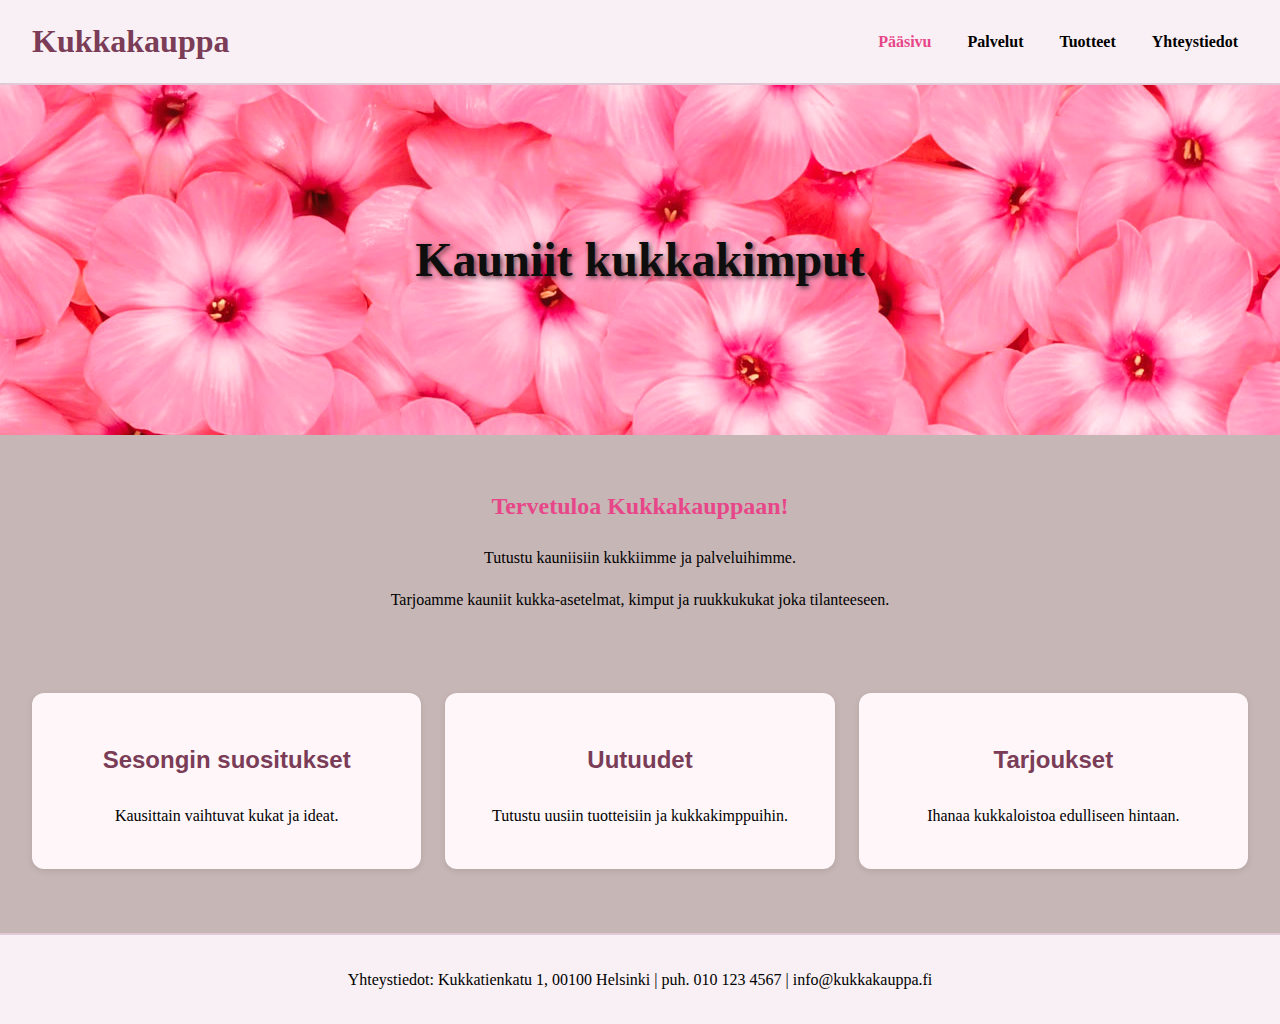
<file: index.html>
<!DOCTYPE html>
<html lang="fi">
<head>
  <meta charset="UTF-8">
  <meta name="viewport" content="width=device-width, initial-scale=1.0">
  <title>Kukkakauppa</title>
  <link rel="stylesheet" href="tyyli.css">
</head>
<body>
  <header>
    <h1>Kukkakauppa</h1>
    <nav>
      <ul>
    <li><a href="kukkakauppa.html"class="active">Pääsivu</a></li>
    <li><a href="palvelut.html" class="palvelut-painike">Palvelut</a></li>
    <li><a href="tuotteet.html">Tuotteet</a></li>
    <li><a href="yhteystiedot.html">Yhteystiedot</a></li>
  </ul>
    </nav>
  </header>

 <div class="hero">
  <h2>Kauniit kukkakimput</h2>
</div>

  <section class="intro">
    <h2 class="intro-otsikko">Tervetuloa Kukkakauppaan!</h2>
    <p>Tutustu kauniisiin kukkiimme ja palveluihimme.</p>
    <p>Tarjoamme kauniit kukka-asetelmat, kimput ja ruukkukukat joka tilanteeseen.</p>
  </section>

  <section class="cards">
    <div class="card">
      <h3>Sesongin suositukset</h3>
      <p>Kausittain vaihtuvat kukat ja ideat.</p>
    </div>
    <div class="card">
      <h3>Uutuudet</h3>
      <p>Tutustu uusiin tuotteisiin ja kukkakimppuihin.</p>
    </div>
    <div class="card">
      <h3>Tarjoukset</h3>
      <p>Ihanaa kukkaloistoa edulliseen hintaan.</p>
    </div>
  </section>

  <footer>
    <p>Yhteystiedot: Kukkatienkatu 1, 00100 Helsinki | puh. 010 123 4567 | info@kukkakauppa.fi</p>
  </footer>
</body>
</html>
</file>
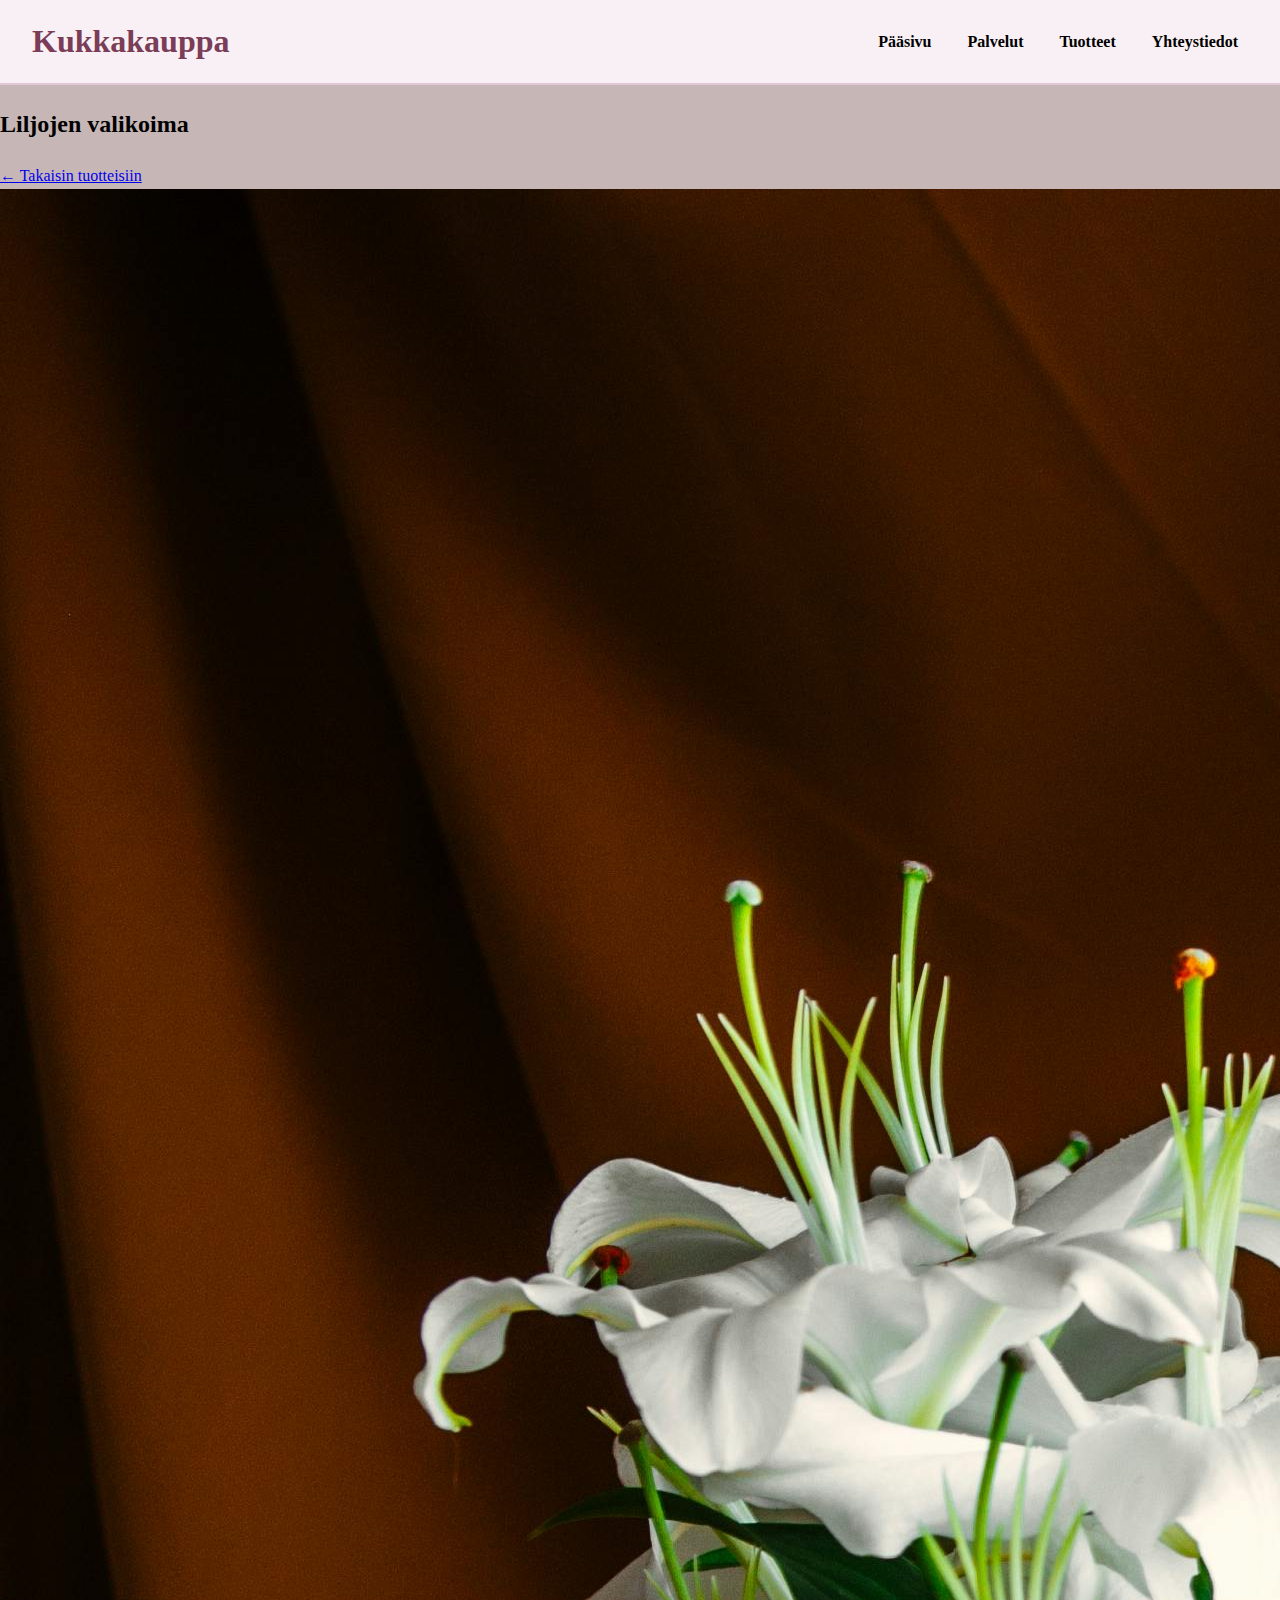
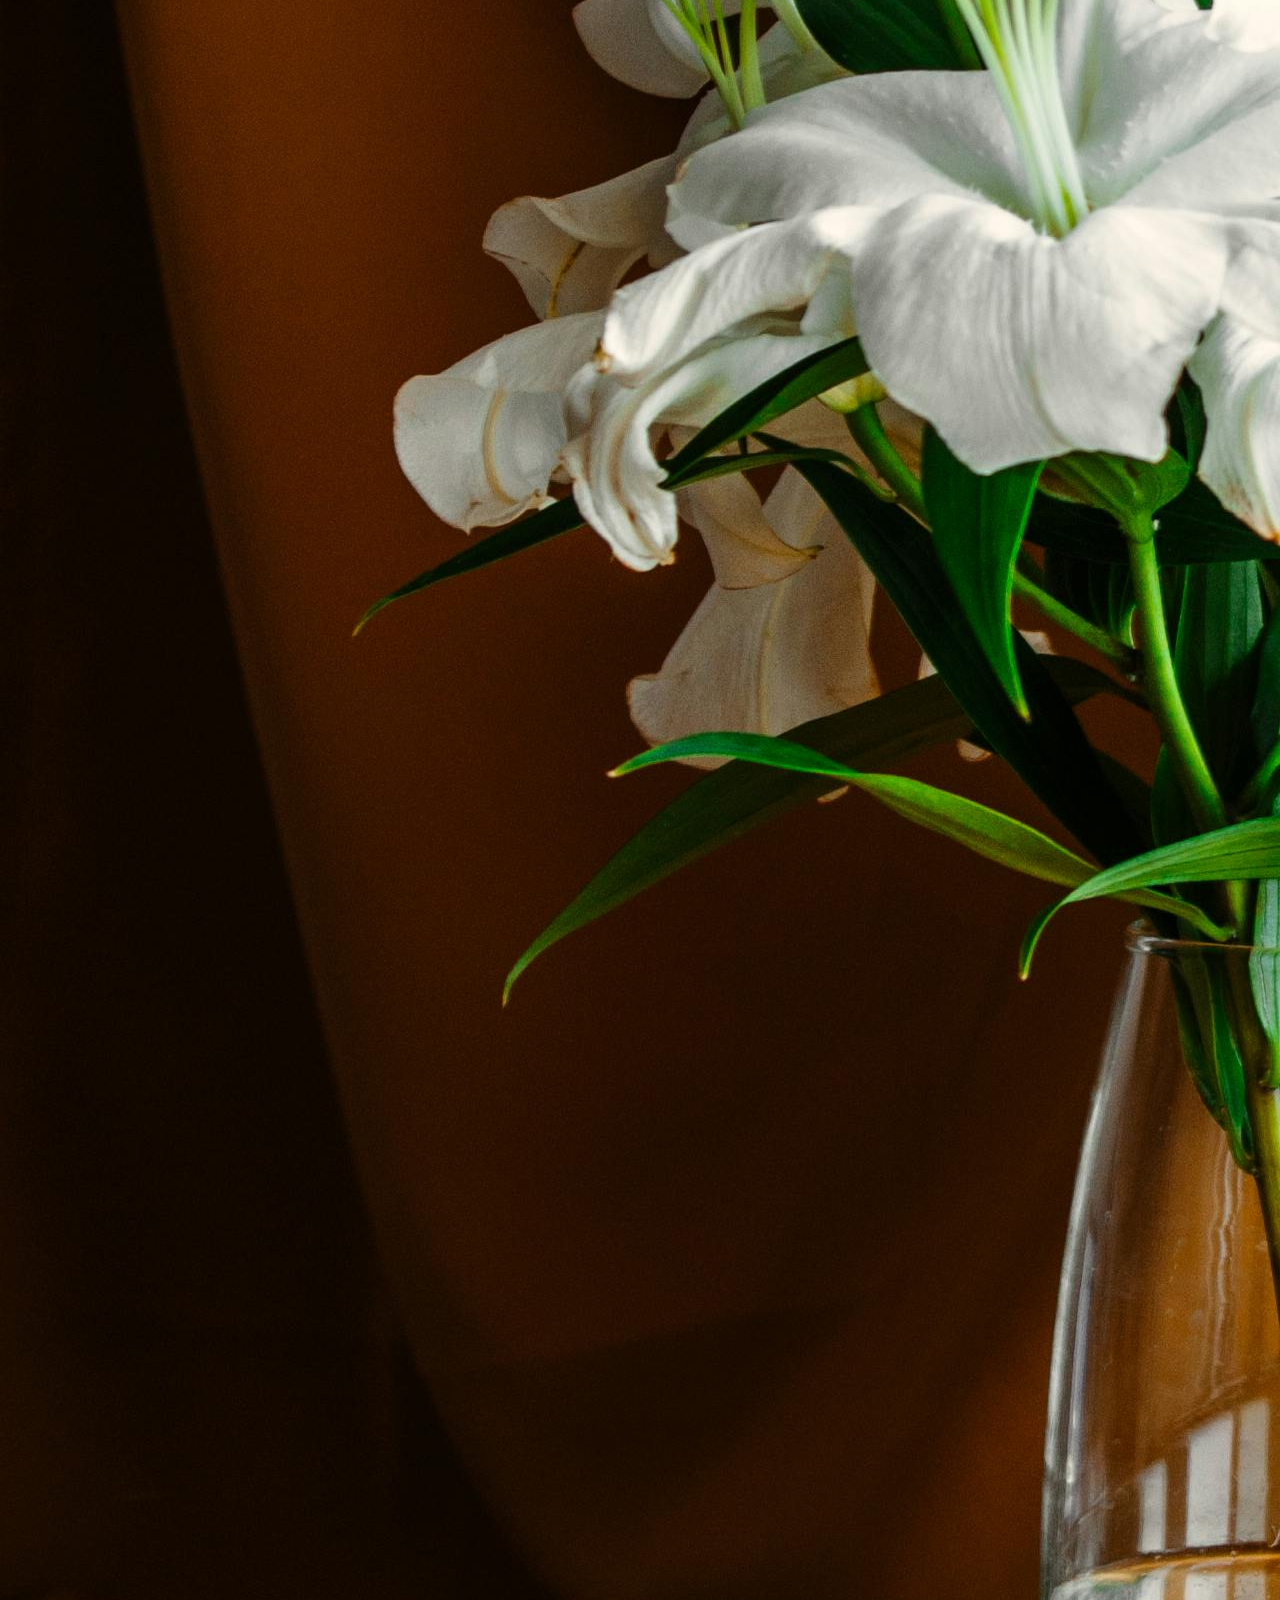
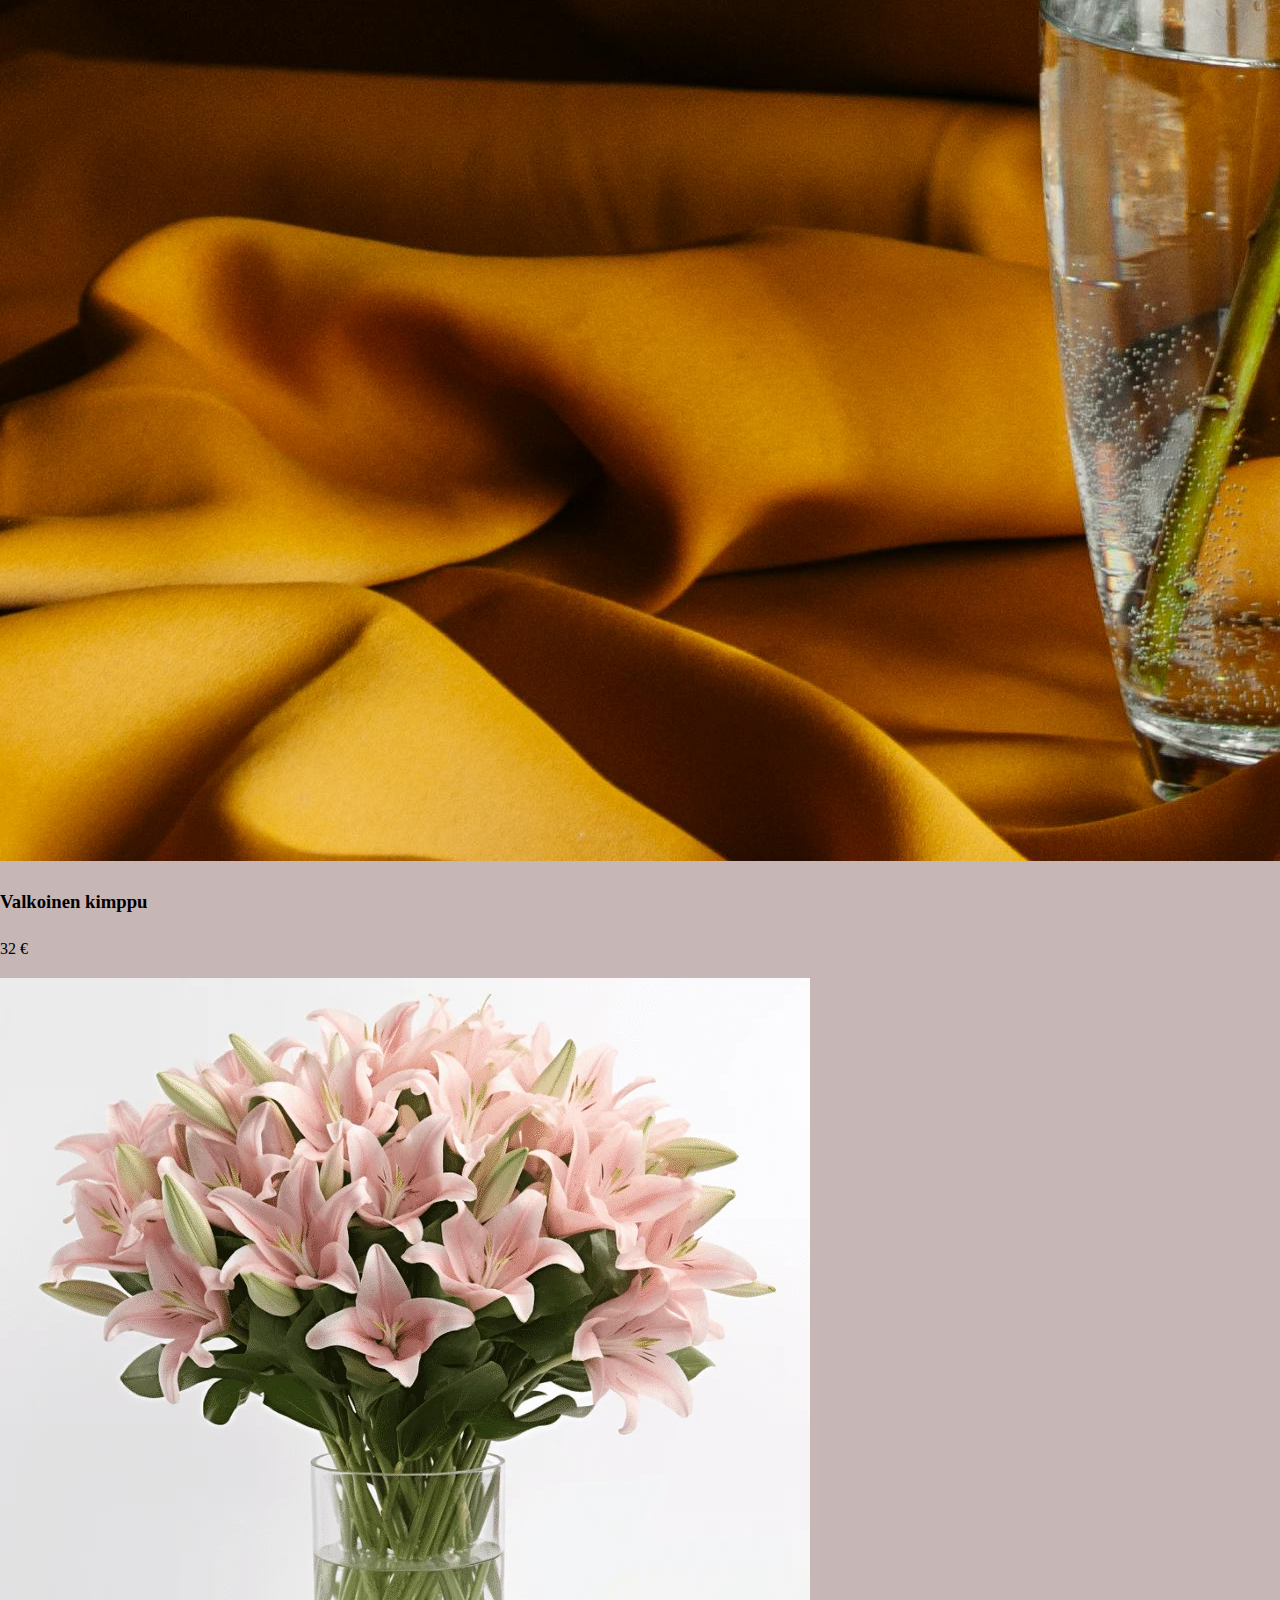
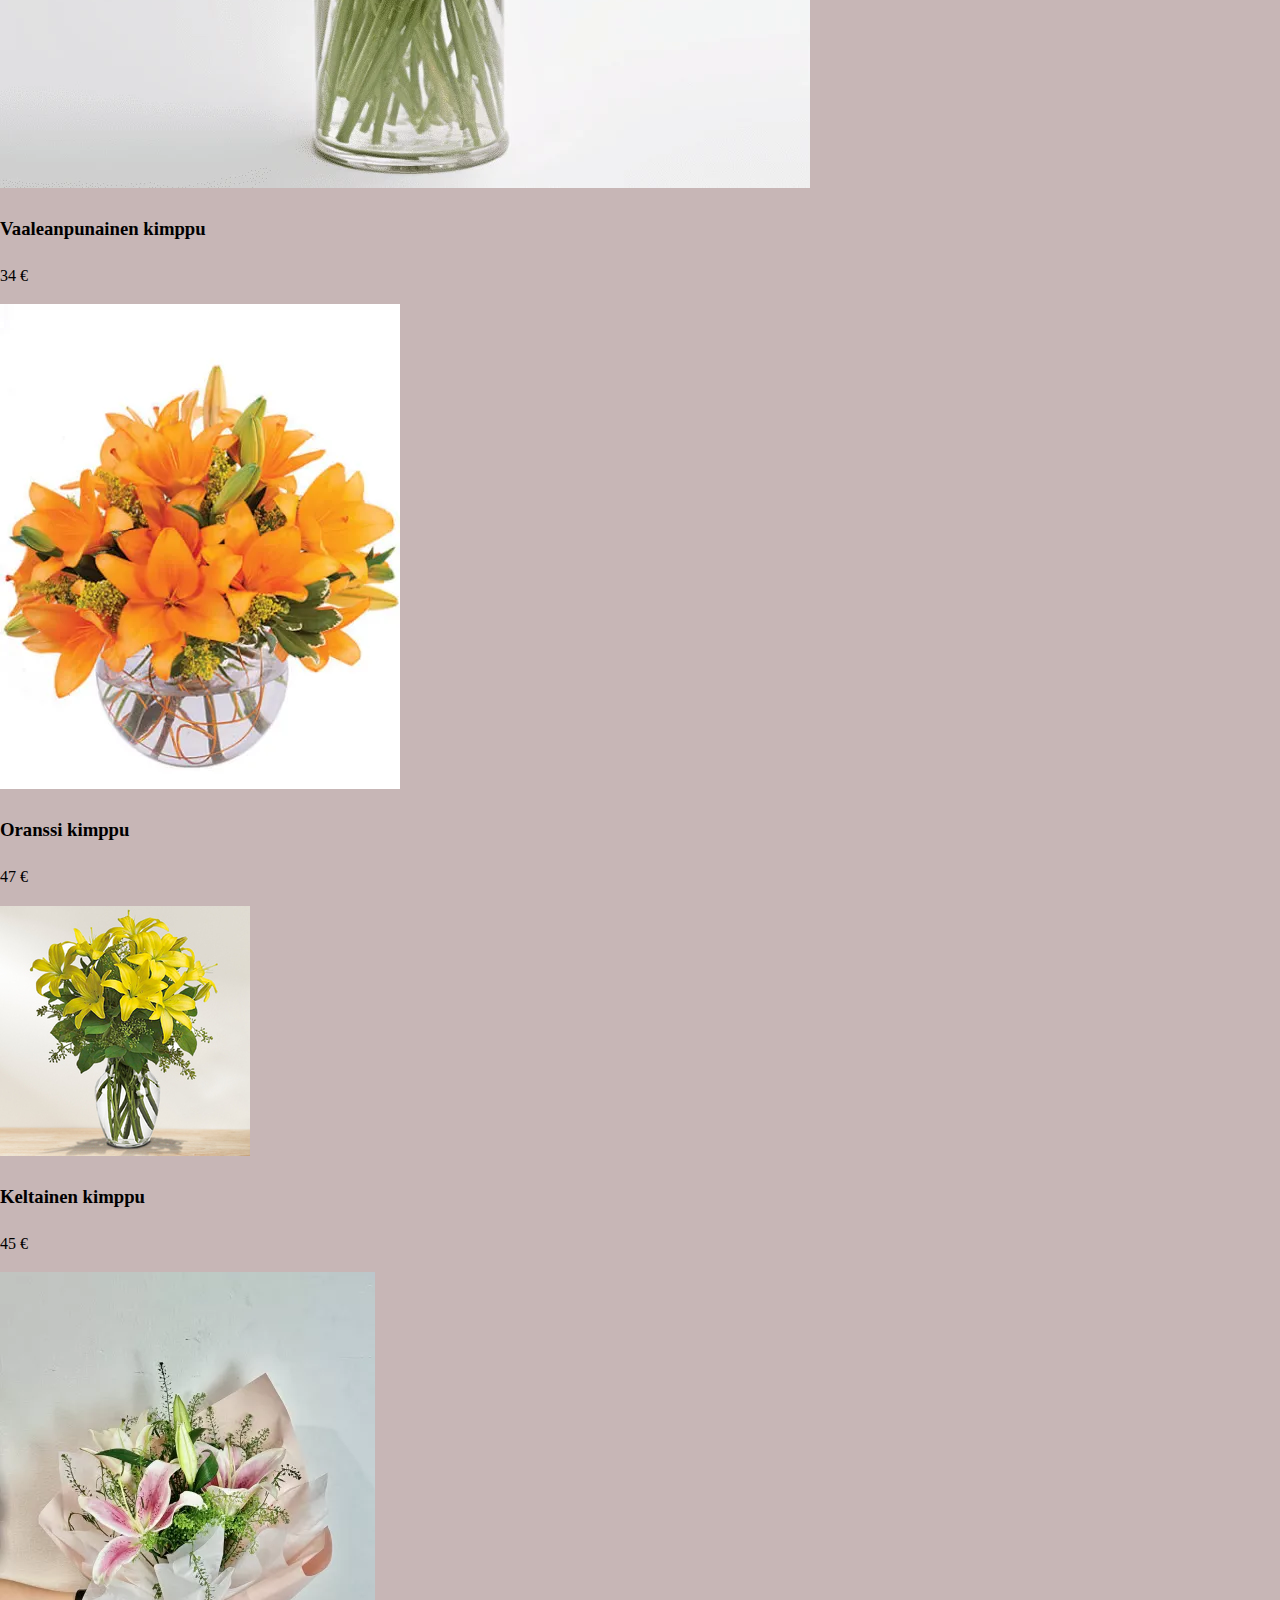
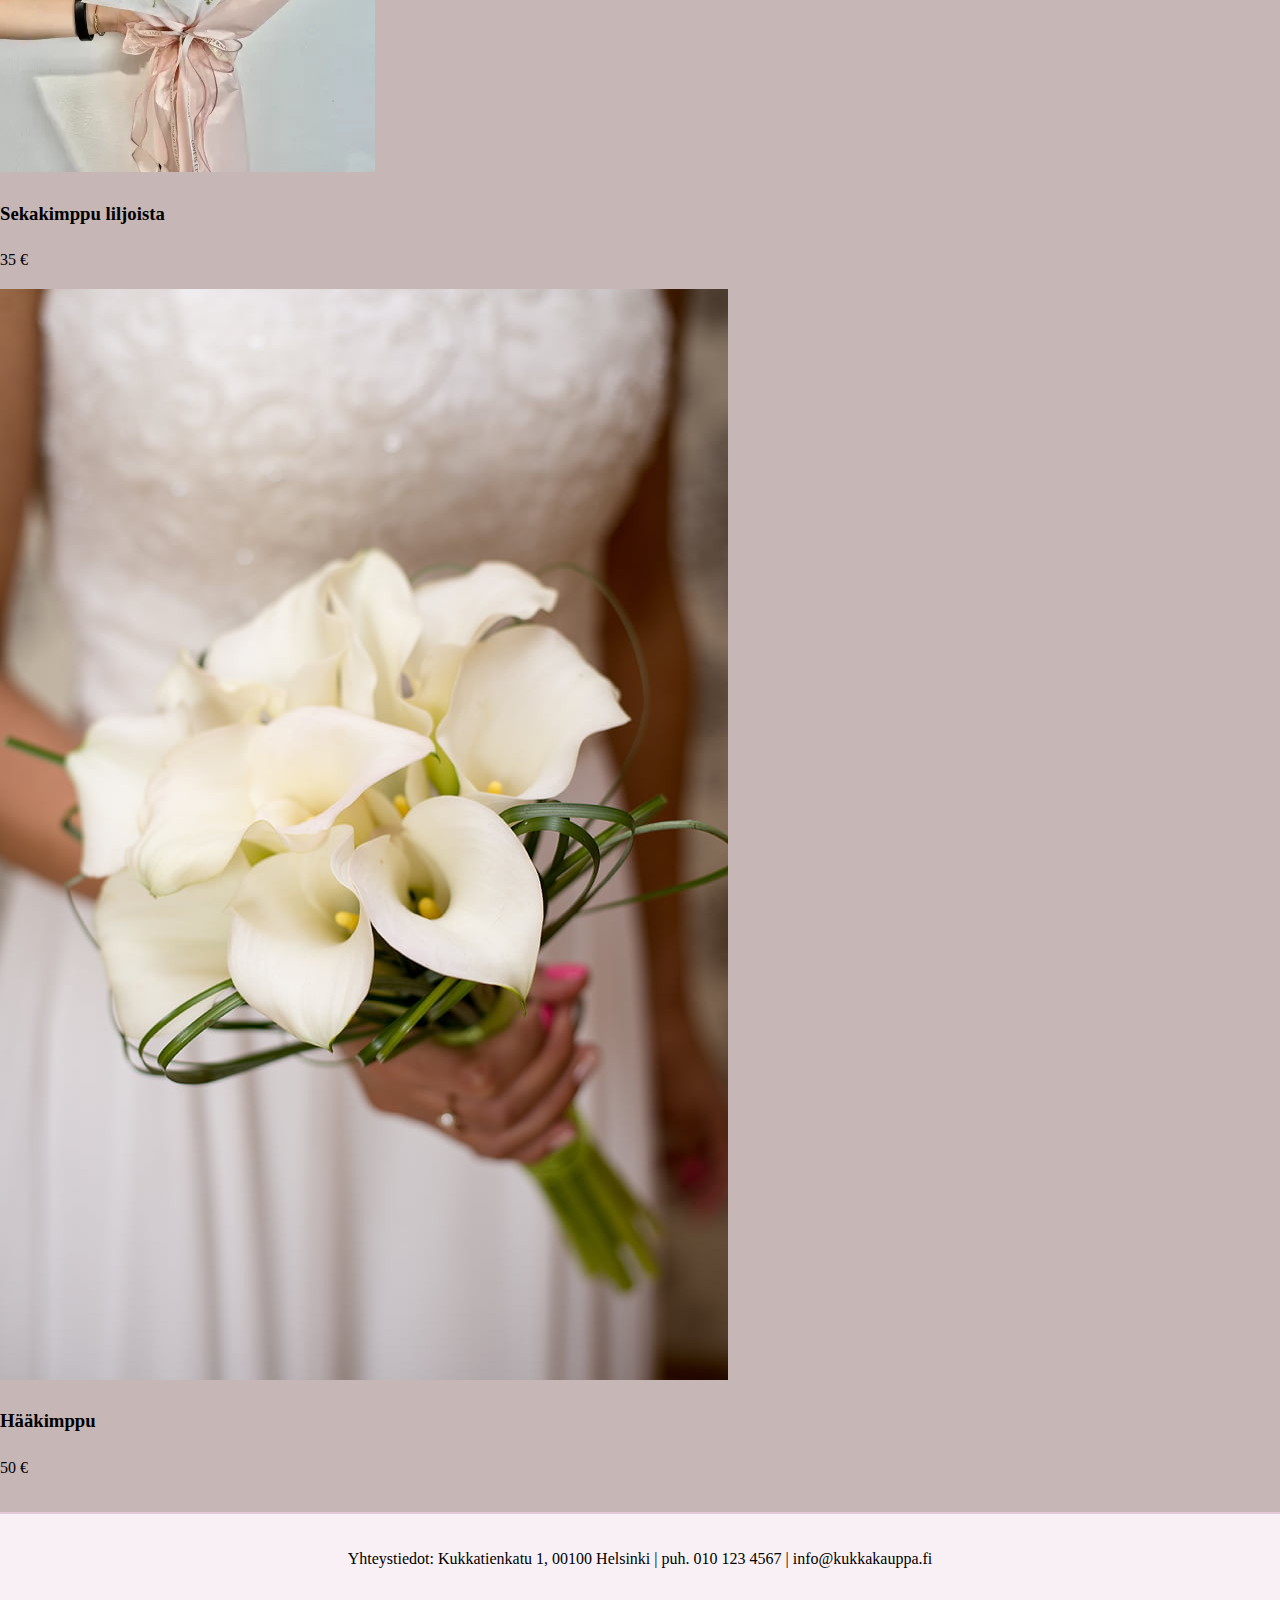
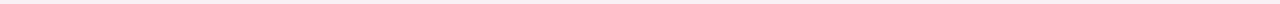
<file: liljat.html>
<!DOCTYPE html>
<html lang="fi">
<head>
  <meta charset="UTF-8">
  <meta name="viewport" content="width=device-width, initial-scale=1.0">
  <title>Liljat – Kukkakauppa</title>
  <link rel="stylesheet" href="tyyli.css">
</head>
<body>
  <header>
    <h1>Kukkakauppa</h1>
    <nav>
      <ul>
        <li><a href="index.html">Pääsivu</a></li>
        <li><a href="palvelut.html">Palvelut</a></li>
        <li><a href="tuotteet.html">Tuotteet</a></li>
        <li><a href="yhteystiedot.html">Yhteystiedot</a></li>
      </ul>
    </nav>
  </header>

  <main>
    <h2>Liljojen valikoima</h2>
 <!-- Paluu-nappi -->
    <a href="tuotteet.html" class="back-link">← Takaisin tuotteisiin</a>

    <section class="gallery">
      <div class="gallery-item">
        <img src="liljatkimppu.jpeg" alt="Valkoinen liljakimppu">
        <h3>Valkoinen kimppu</h3>
        <p>32 €</p>
      </div>

      <div class="gallery-item">
        <img src="lilajatpinkkikimpu.webp" alt="Vaaleanpunainen liljakimppu">
        <h3>Vaaleanpunainen kimppu</h3>
        <p>34 €</p>
      </div>

      <div class="gallery-item">
        <img src="liljatoranssii.webp"Oranssi liljakimppu">
        <h3>Oranssi kimppu</h3>
        <p>47 €</p>
      </div>

      <div class="gallery-item">
        <img src="liljatkeltaisetkimppu.jpg" alt="Keltainen liljakimppu">
        <h3>Keltainen kimppu</h3>
        <p>45 €</p>
      </div>

      <div class="gallery-item">
        <img src="liljatsekakimppu.webp" alt="Sekakimppu liljoista">
        <h3>Sekakimppu liljoista</h3>
        <p>35 €</p>
      </div>

      <div class="gallery-item">
        <img src="liljathää.jpg" alt="Hääkimppu">
        <h3>Hääkimppu</h3>
        <p>50 €</p>
      </div>
    </section>
  </main>

  <footer>
    <p>Yhteystiedot: Kukkatienkatu 1, 00100 Helsinki | puh. 010 123 4567 | info@kukkakauppa.fi</p>
  </footer>
</body>
</html>
</file>
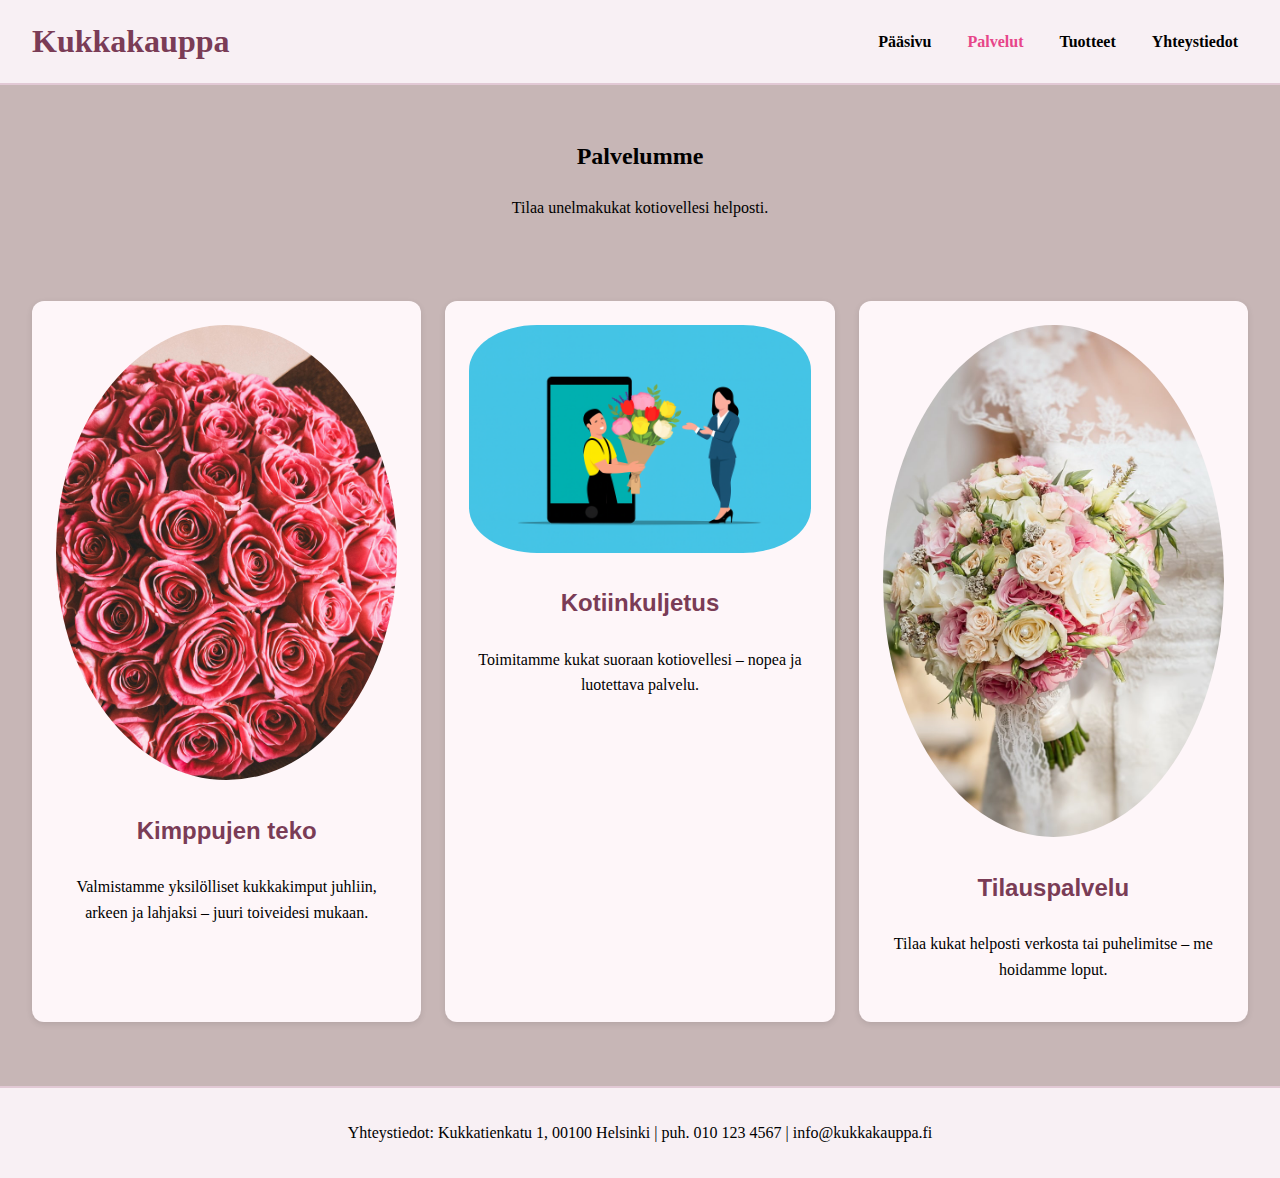
<file: palvelut.html>
<!DOCTYPE html>
<html lang="fi">
<head>
  <meta charset="UTF-8">
  <meta name="viewport" content="width=device-width, initial-scale=1.0">
  <title>Palvelut - Kukkakauppa</title>
  <link rel="stylesheet" href="tyyli.css">
</head>
<body>
  <header>
    <h1>Kukkakauppa</h1>
    <nav>
      <ul>
        <li><a href="kukkakauppa.html">Pääsivu</a></li>
        <li><a href="palvelut.html" class="active">Palvelut</a></li>
        <li><a href="tuotteet.html">Tuotteet</a></li>
        <li><a href="yhteystiedot.html">Yhteystiedot</a></li>
      </ul>
    </nav>
  </header>

  <section class="intro">
    <h2>Palvelumme</h2>
    <p>Tilaa unelmakukat kotiovellesi helposti.</p>
  </section>

  <section class="cards">
    <div class="card">
      <img src="kukkakimppu.jpeg" alt="Kimppu" style="max-width:100%; border-radius:50%;">
      <h3>Kimppujen teko</h3>
      <p>Valmistamme yksilölliset kukkakimput juhliin, arkeen ja lahjaksi – juuri toiveidesi mukaan.</p>
    </div>
    <div class="card">
      <img src="toimitus.png" alt="Kukkien toimitus" style="max-width:100%; border-radius:20%;">
      <h3>Kotiinkuljetus</h3>
      <p>Toimitamme kukat suoraan kotiovellesi – nopea ja luotettava palvelu.</p>
    </div>
    <div class="card">
      <img src="kimppu 3.jpg" alt="Tilauspalvelu" style="max-width:100%; border-radius:50%;">
      <h3>Tilauspalvelu</h3>
      <p>Tilaa kukat helposti verkosta tai puhelimitse – me hoidamme loput.</p>
    </div>
  </section>

  <footer>
    <p>Yhteystiedot: Kukkatienkatu 1, 00100 Helsinki | puh. 010 123 4567 | info@kukkakauppa.fi</p>
  </footer>
</body>
</html>
</file>
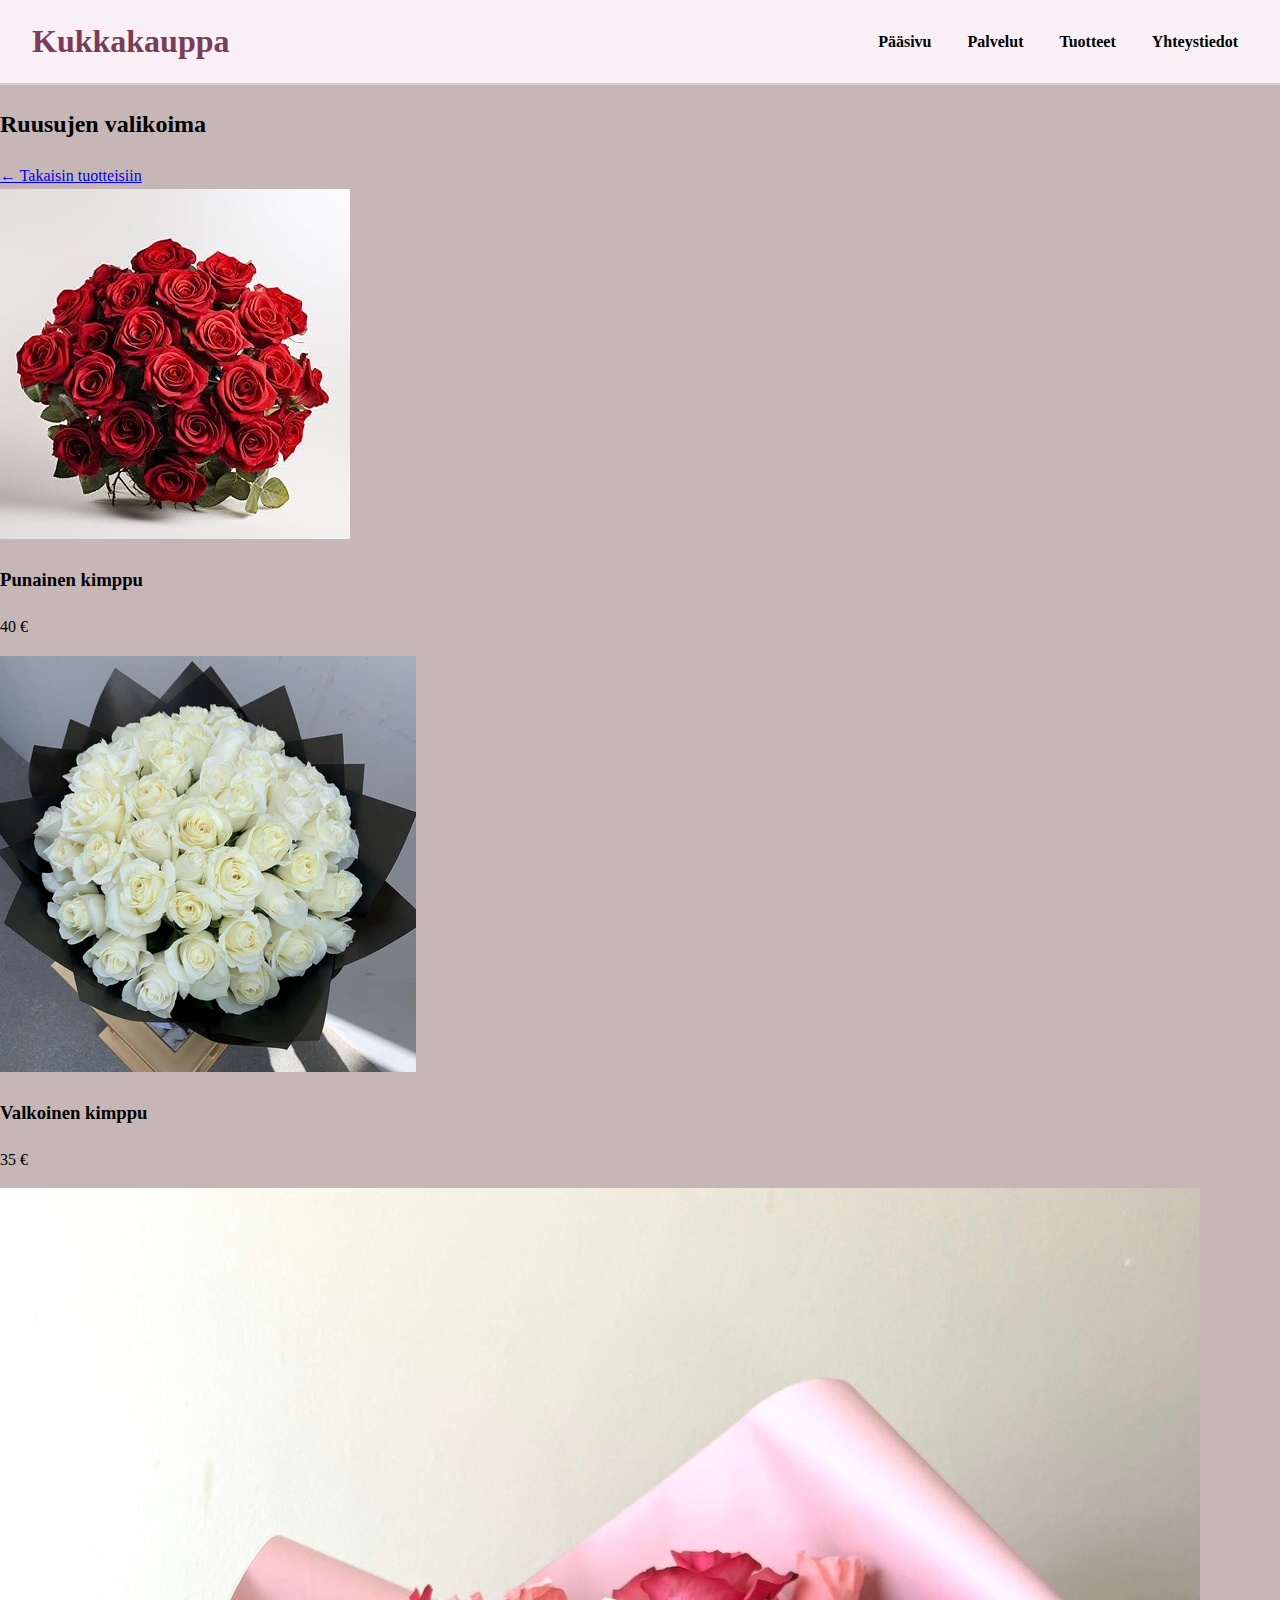
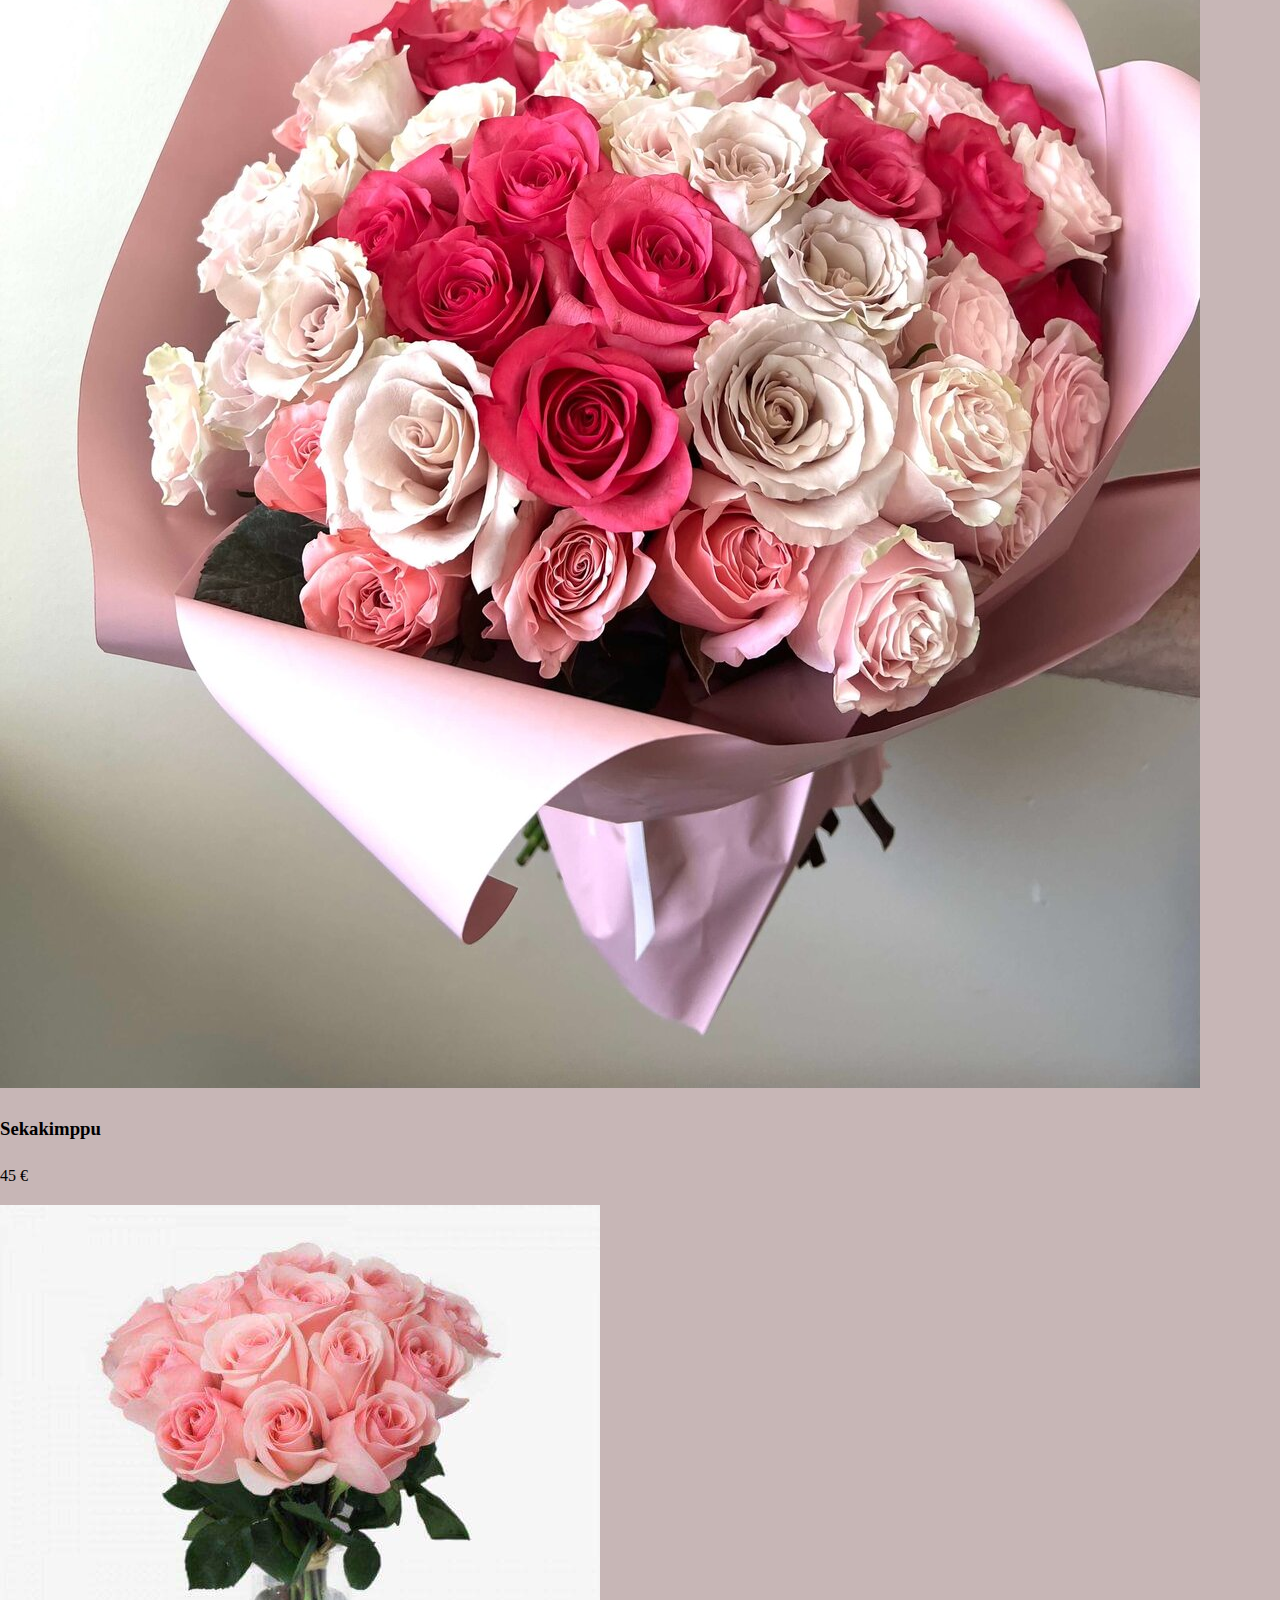
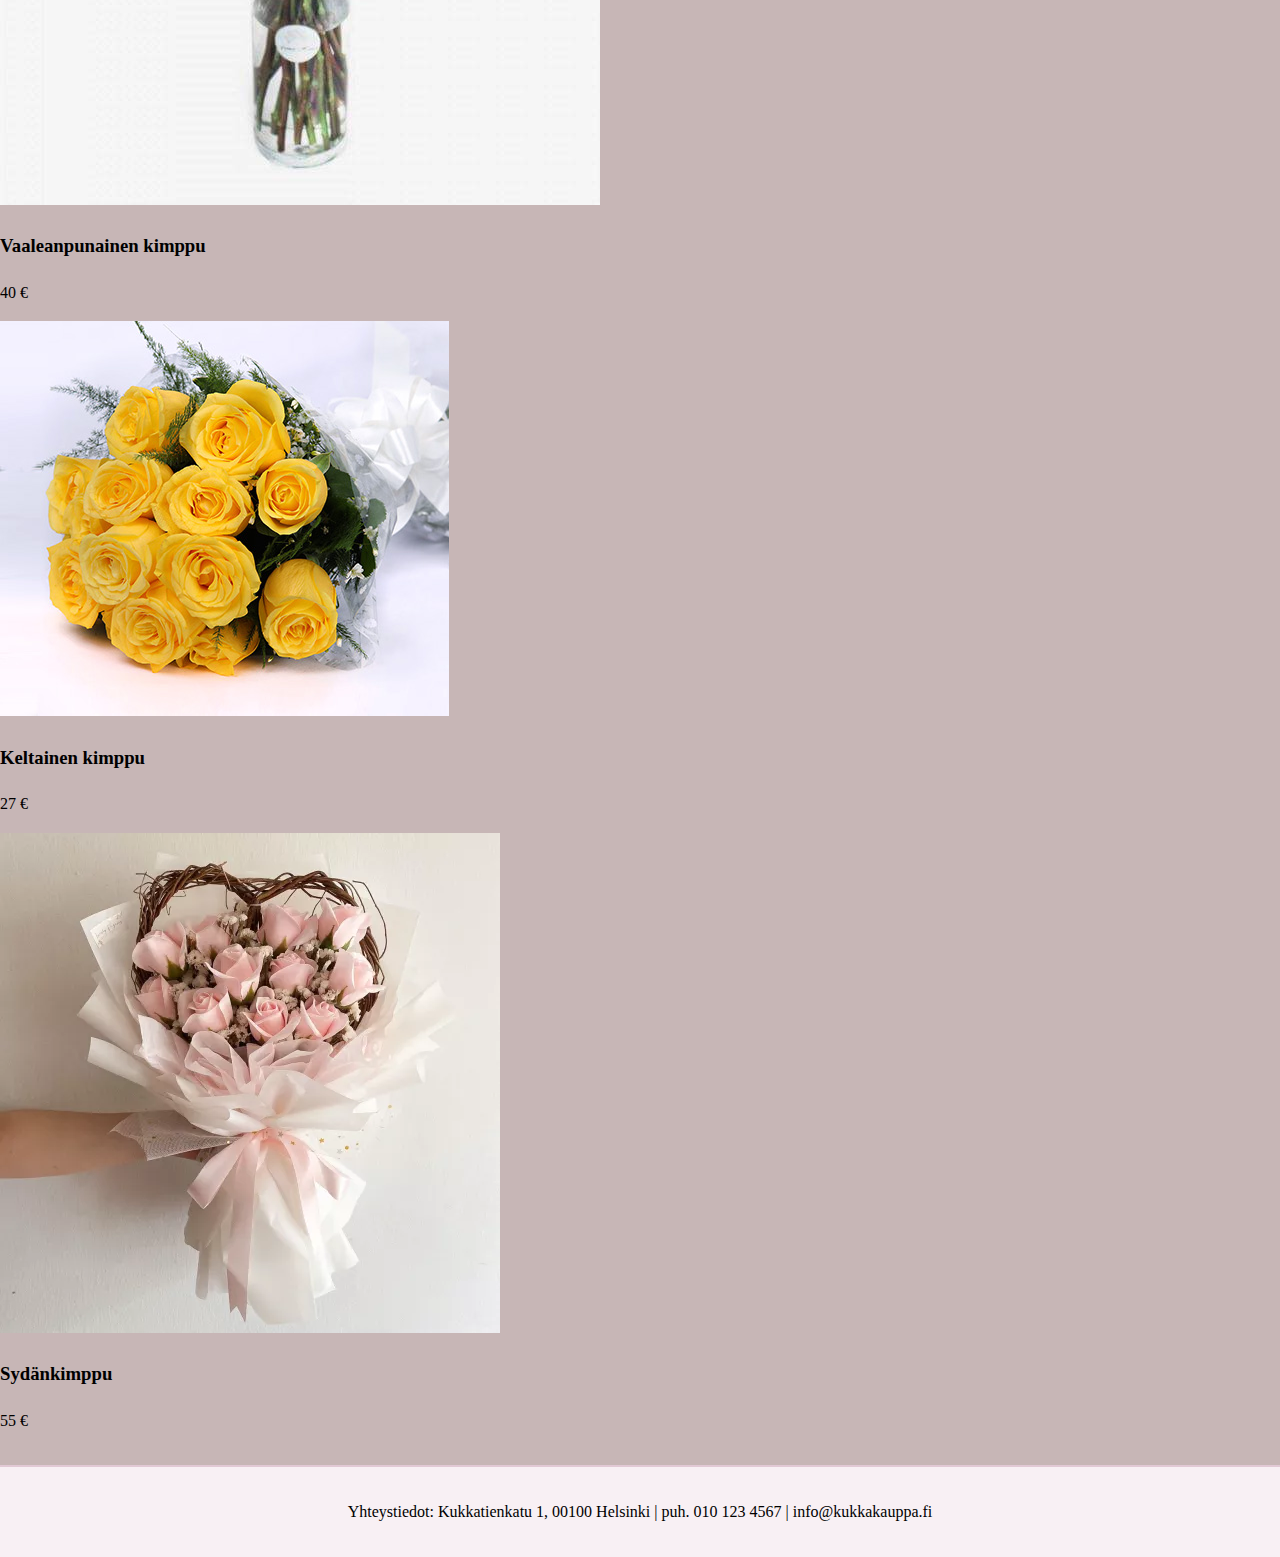
<file: ruusut.html>
<!DOCTYPE html>
<html lang="fi">
<head>
  <meta charset="UTF-8">
  <meta name="viewport" content="width=device-width, initial-scale=1.0">
  <title>Ruusut – Kukkakauppa</title>
  <link rel="stylesheet" href="tyyli.css">
</head>
<body>
  <header>
    <h1>Kukkakauppa</h1>
    <nav>
      <ul>
        <li><a href="index.html">Pääsivu</a></li>
        <li><a href="palvelut.html">Palvelut</a></li>
        <li><a href="tuotteet.html">Tuotteet</a></li>
        <li><a href="yhteystiedot.html">Yhteystiedot</a></li>
      </ul>
    </nav>
  </header>

  <main>
    <h2>Ruusujen valikoima</h2>
  <a href="tuotteet.html" class="back-link">← Takaisin tuotteisiin</a>


    <section class="gallery">
      <div class="gallery-item">
        <img src="ruusupunkimppu.jpg" alt="Punainen ruusukimppu">
        <h3>Punainen kimppu</h3>
        <p>40 €</p>
      </div>

      <div class="gallery-item">
        <img src="ruusuvalkkimppu.webp" alt="Valkoinen ruusukimppu">
        <h3>Valkoinen kimppu</h3>
        <p>35 €</p>
      </div>

      <div class="gallery-item">
        <img src="ruusumixkimppu.jpg" alt="Sekakimppu ruusuista">
        <h3>Sekakimppu</h3>
        <p>45 €</p>
      </div>

      <div class="gallery-item">
        <img src="ruusupinkkikimppu.jpg" alt="Vaaleanpunainen ruusukimppu">
        <h3>Vaaleanpunainen kimppu</h3>
        <p>40 €</p>
      </div>

      <div class="gallery-item">
        <img src="ruusukeltkimppu.jpg" alt="Keltainen ruusukimppu">
        <h3>Keltainen kimppu</h3>
        <p>27 €</p>
      </div>

      <div class="gallery-item">
        <img src="ruususydän.webp" alt="Sydämen muotoinen ruusukimppu">
        <h3>Sydänkimppu</h3>
        <p>55 €</p>
      </div>
    </section>
  </main>

  <footer>
    <p>Yhteystiedot: Kukkatienkatu 1, 00100 Helsinki | puh. 010 123 4567 | info@kukkakauppa.fi</p>
  </footer>
</body>
</html>
</file>
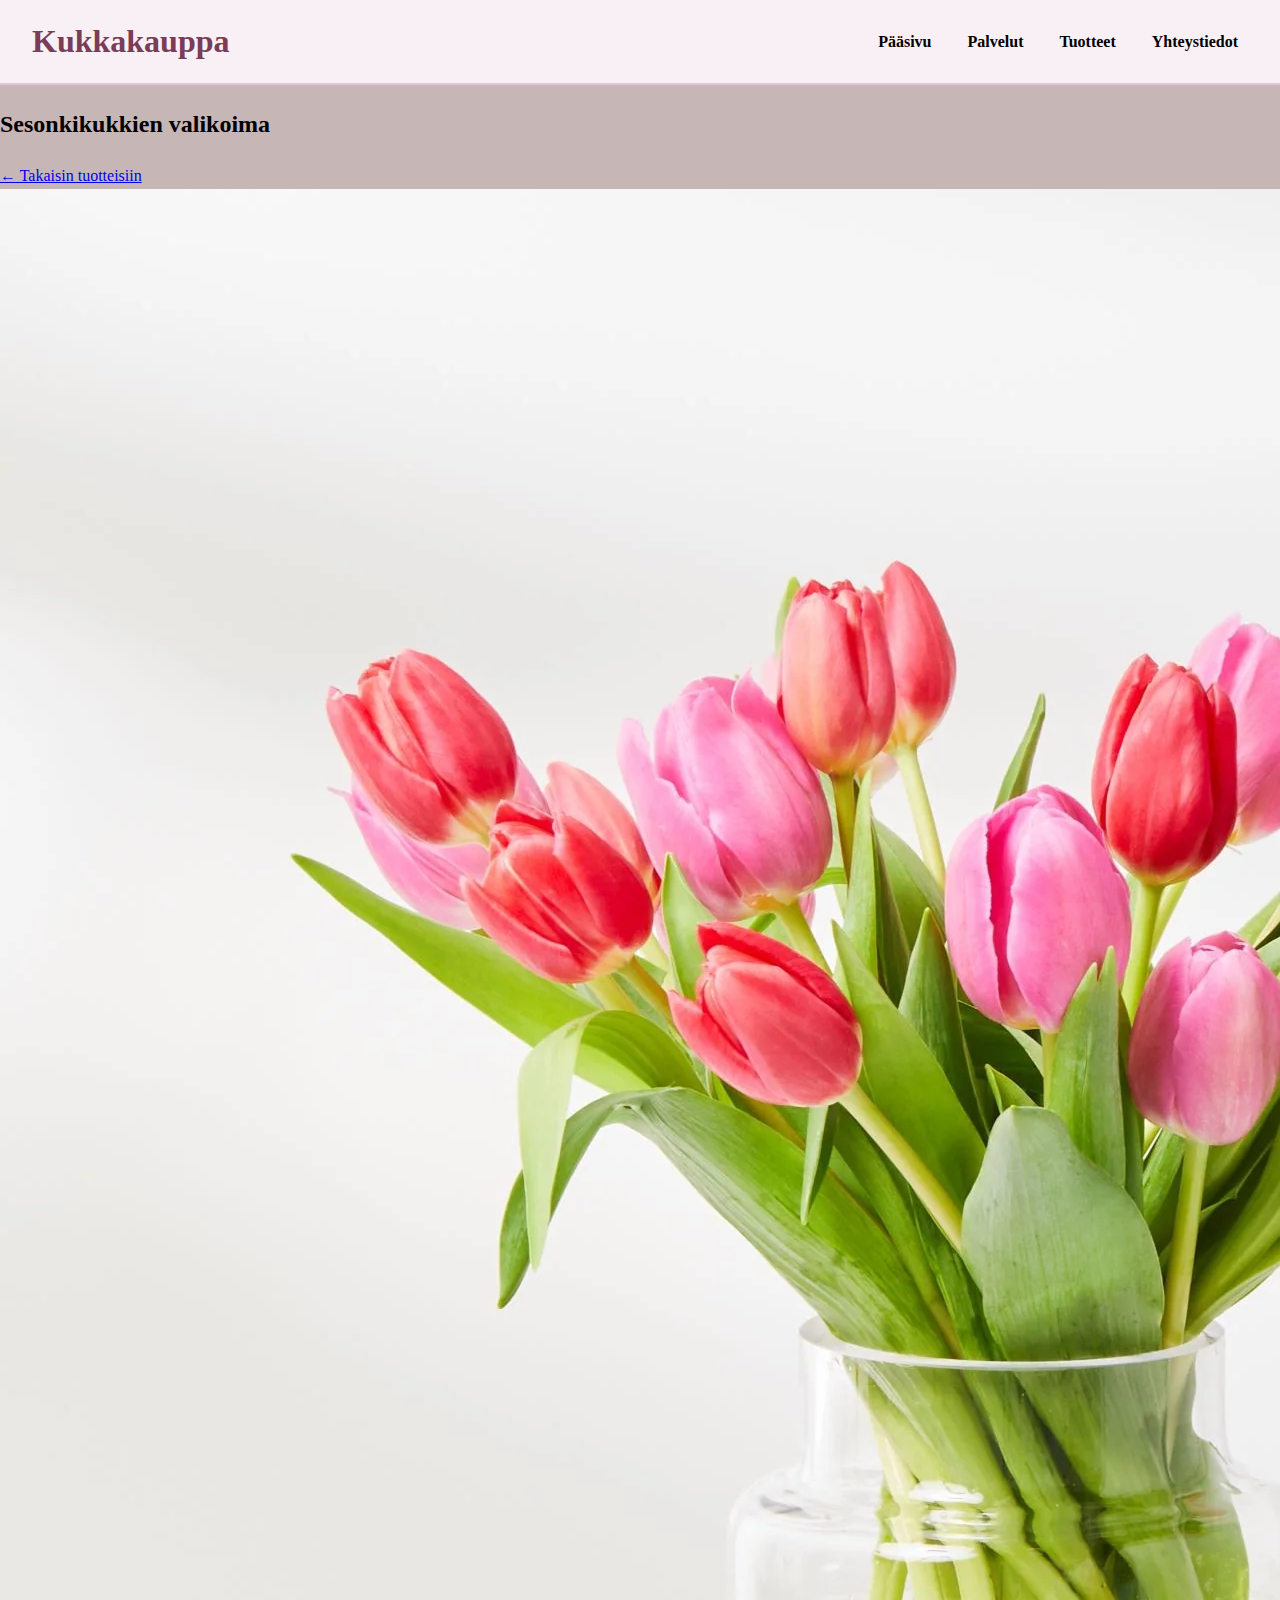
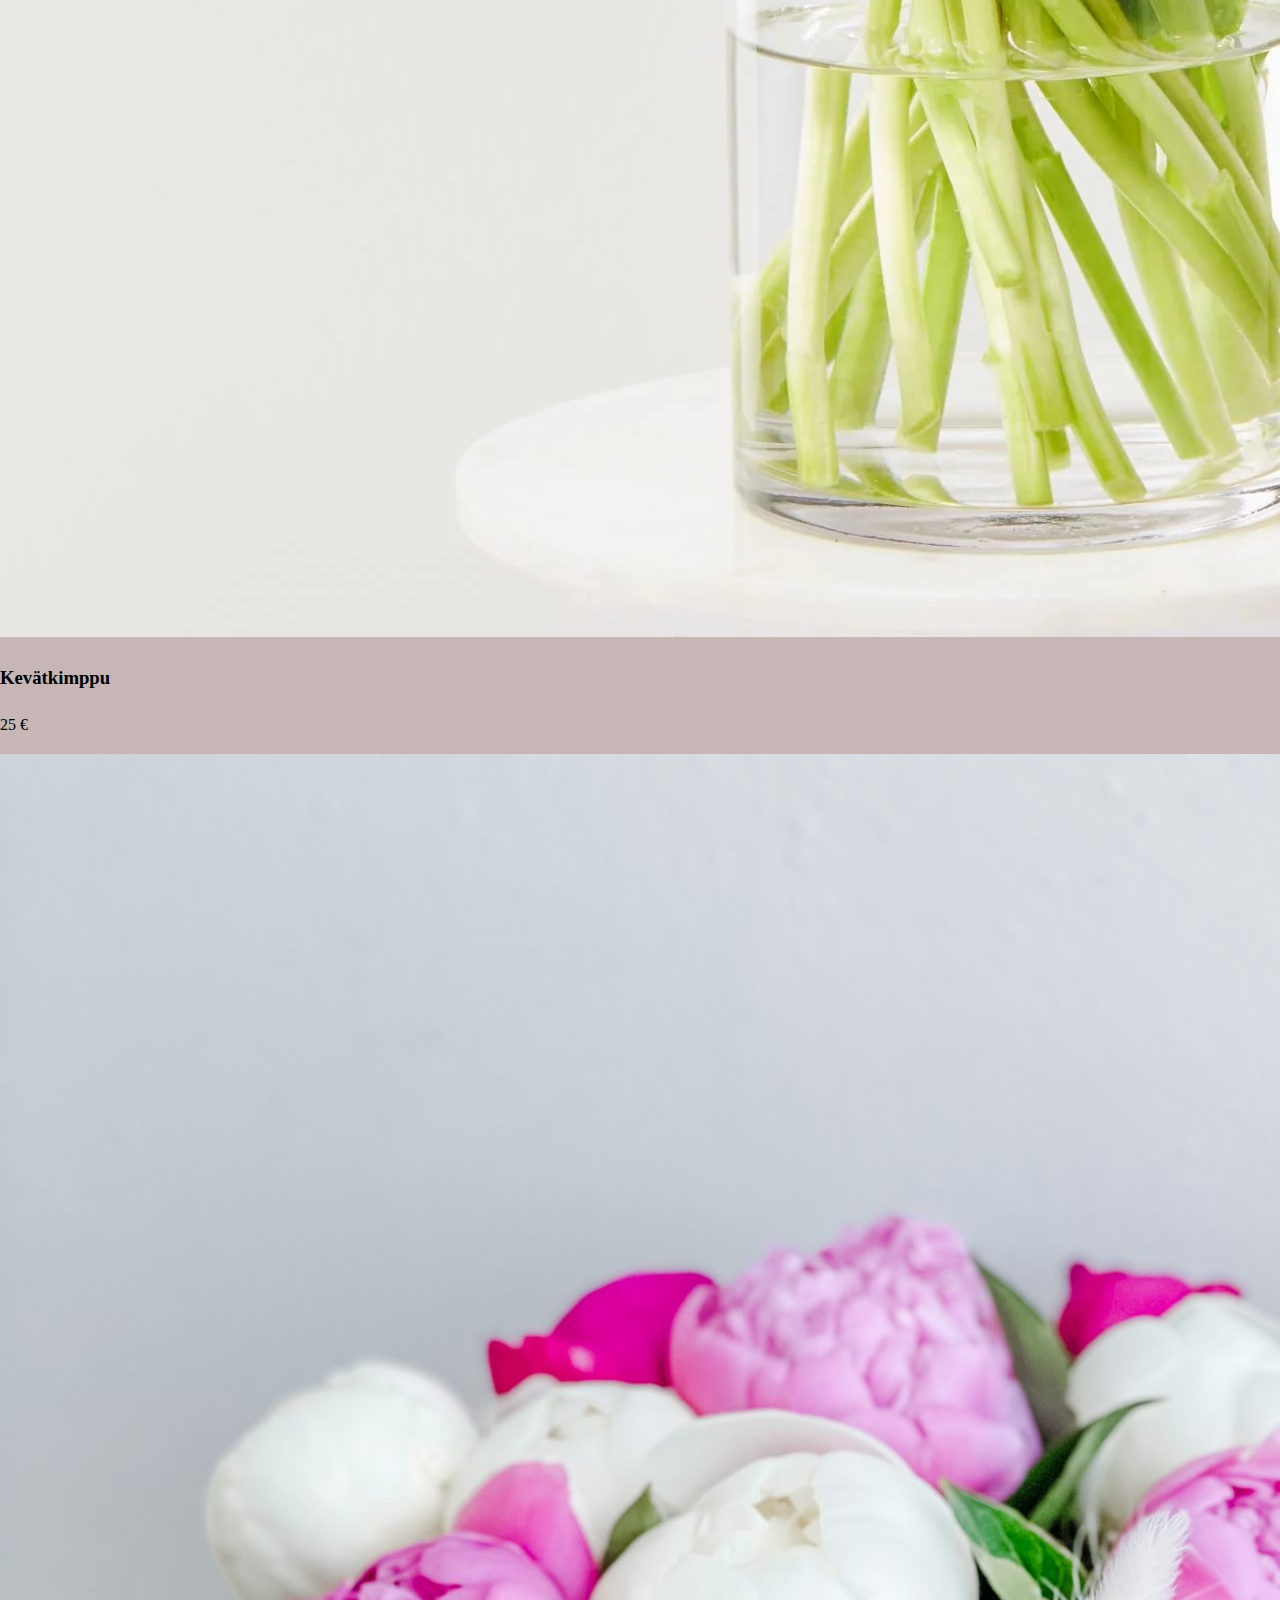
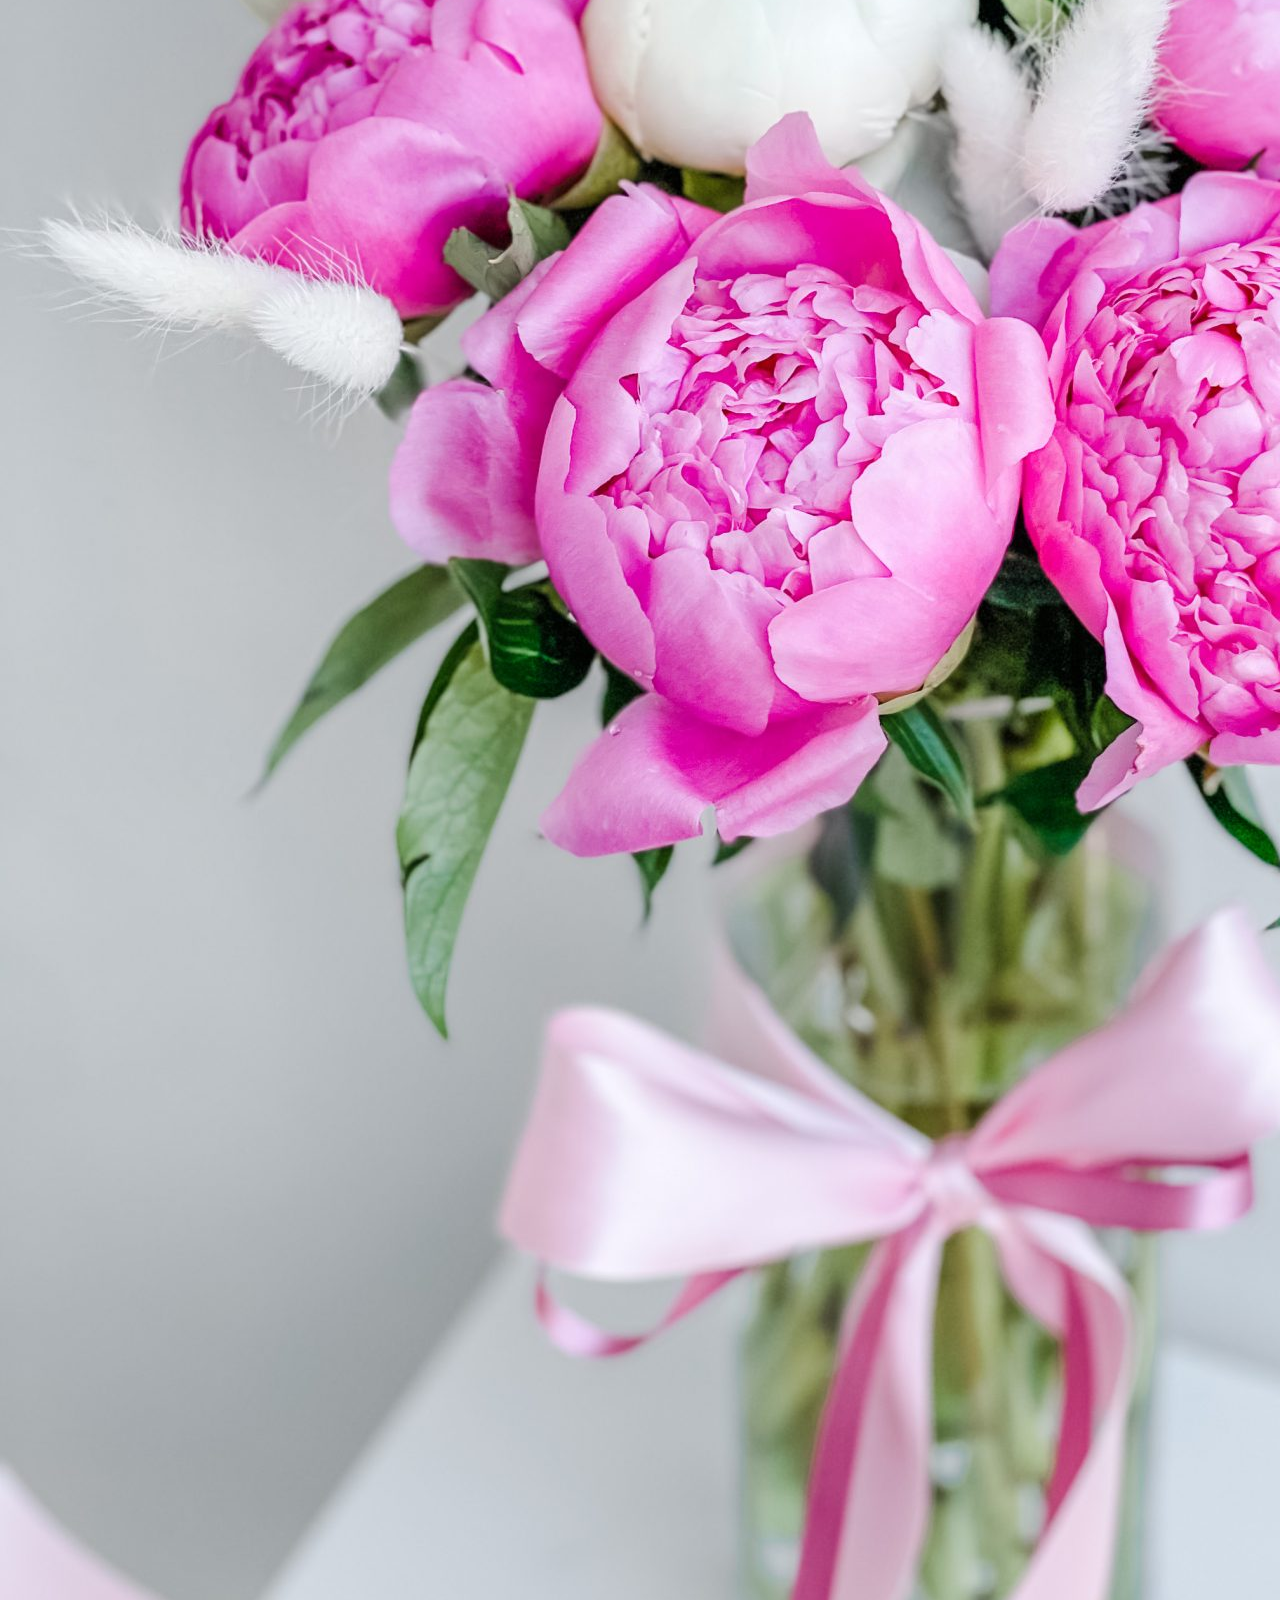
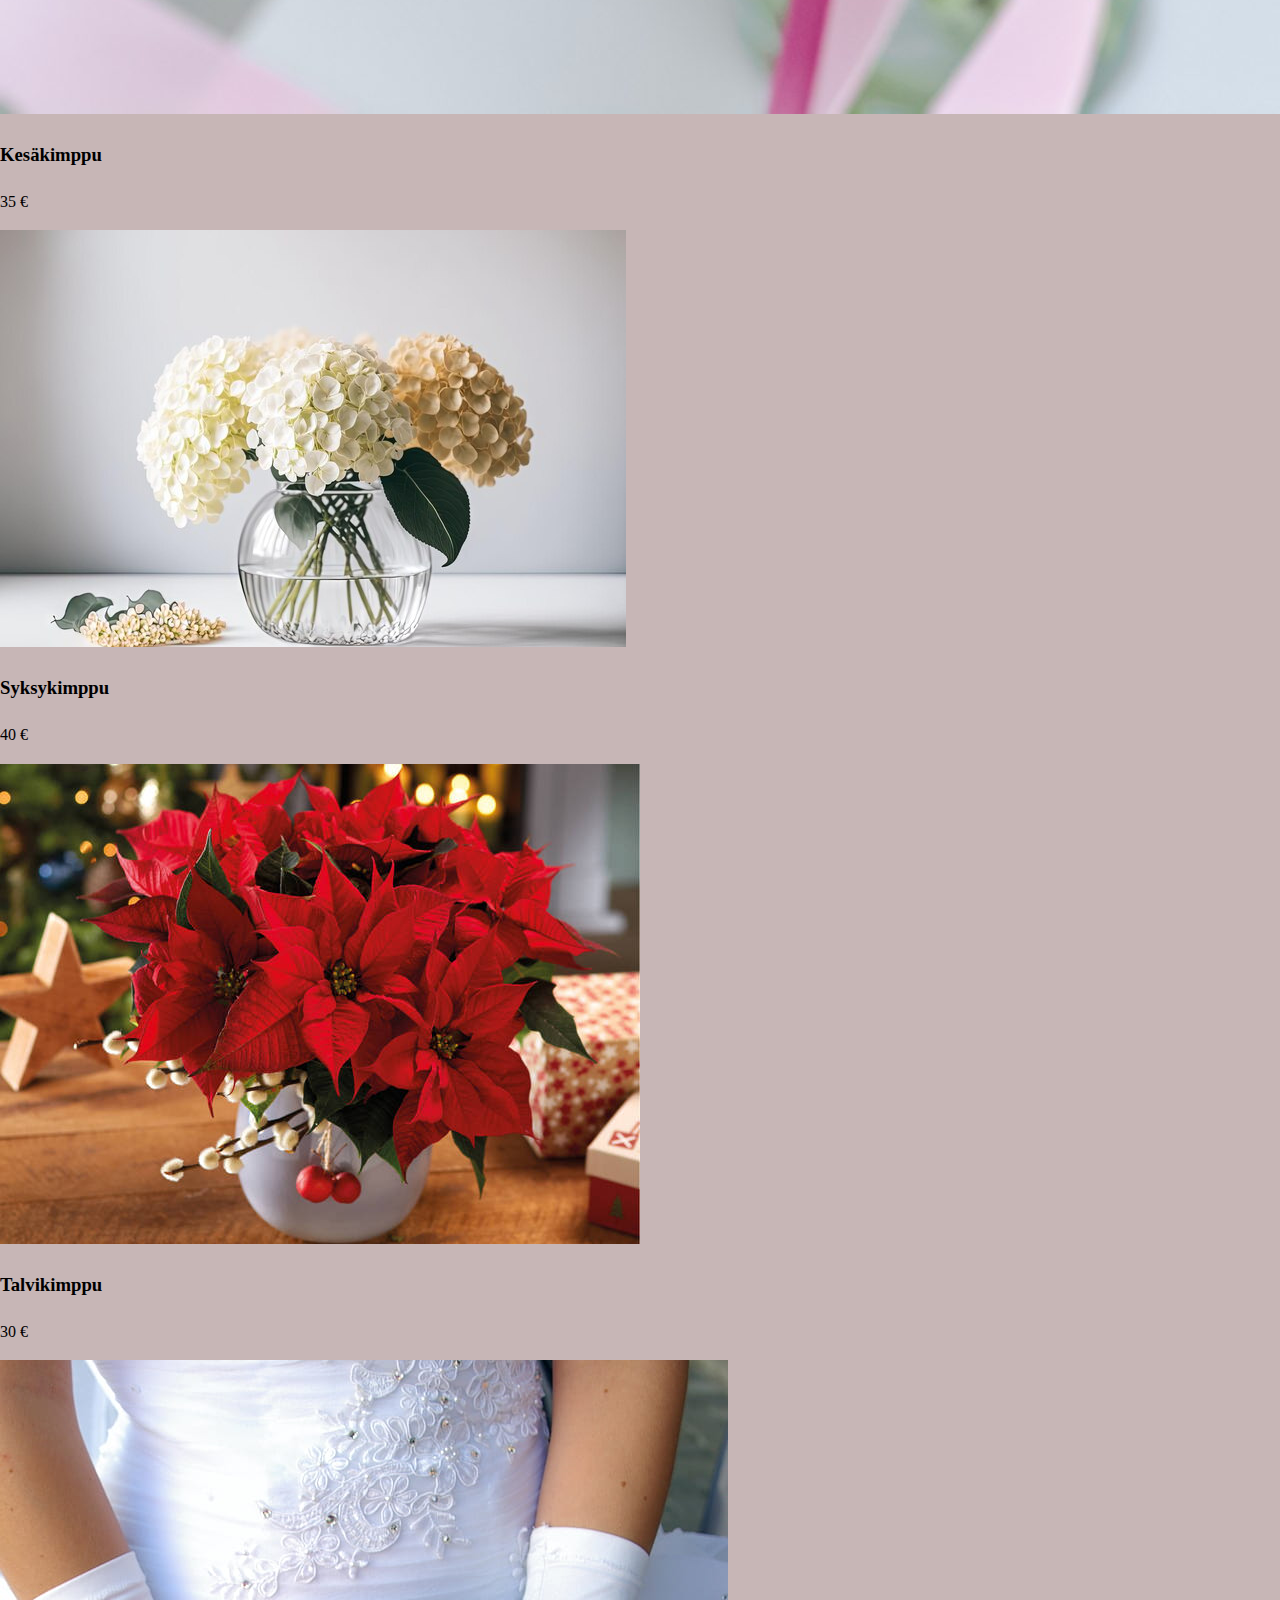
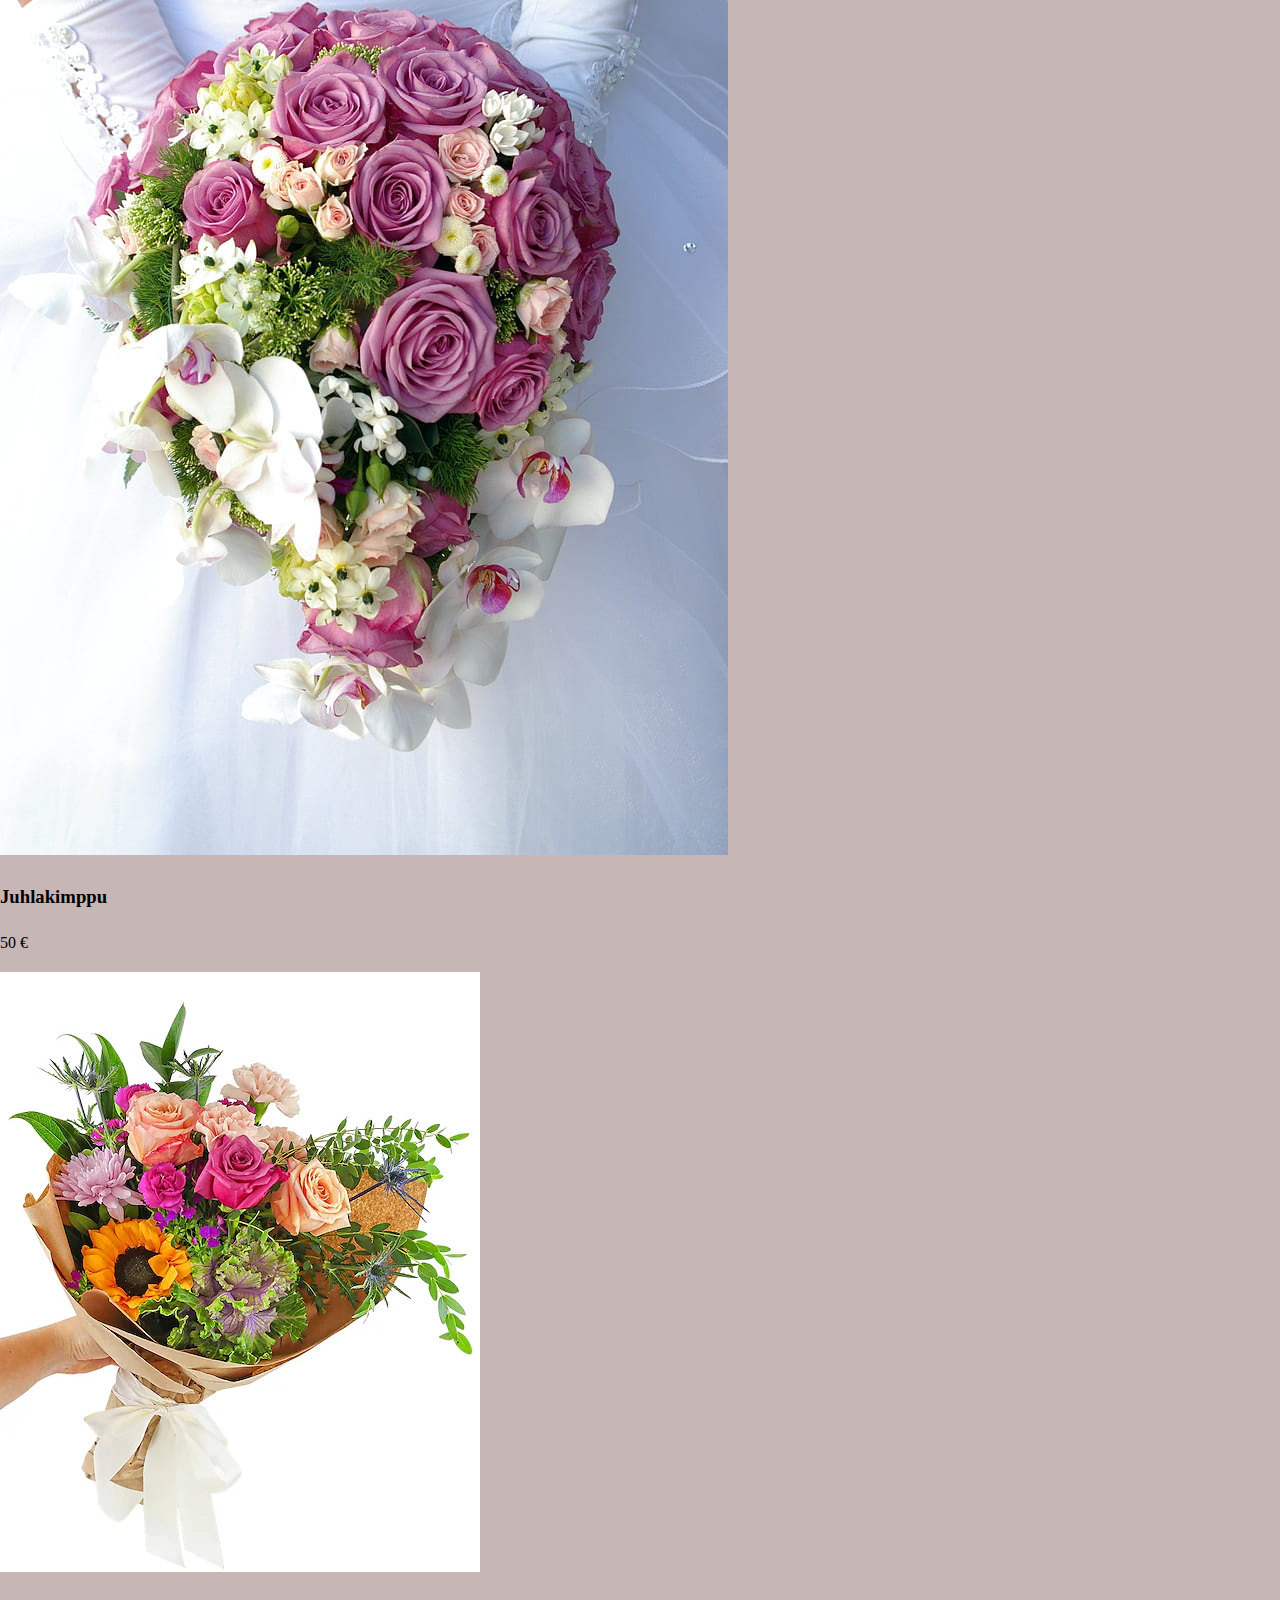
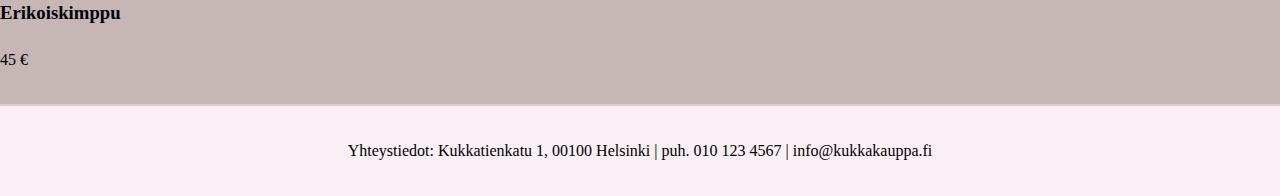
<file: Sesonkikukat.html>
<!DOCTYPE html>
<html lang="fi">
<head>
  <meta charset="UTF-8">
  <meta name="viewport" content="width=device-width, initial-scale=1.0">
  <title>Sesonkikukat – Kukkakauppa</title>
  <link rel="stylesheet" href="tyyli.css">
</head>
<body>
  <header>
    <h1>Kukkakauppa</h1>
    <nav>
      <ul>
        <li><a href="index.html">Pääsivu</a></li>
        <li><a href="palvelut.html">Palvelut</a></li>
        <li><a href="tuotteet.html">Tuotteet</a></li>
        <li><a href="yhteystiedot.html">Yhteystiedot</a></li>
      </ul>
    </nav>
  </header>

  <main>
    <h2>Sesonkikukkien valikoima</h2>
    <a href="tuotteet.html" class="back-link">← Takaisin tuotteisiin</a>

    <section class="gallery">
      <div class="gallery-item">
        <img src="kevätkukat.webp" alt="Kevätkimppu">
        <h3>Kevätkimppu</h3>
        <p>25 €</p>
      </div>

      <div class="gallery-item">
        <img src="kesäkukka.jpg" alt="Kesäkimppu">
        <h3>Kesäkimppu</h3>
        <p>35 €</p>
      </div>

      <div class="gallery-item">
        <img src="syksykimppu.jpg" alt="Syksyskimppu">
        <h3>Syksykimppu</h3>
        <p>40 €</p>
      </div>

      <div class="gallery-item">
        <img src="poinsettiakukka.jpg" alt="Talvikimppu">
        <h3>Talvikimppu</h3>
        <p>30 €</p>
      </div>

      <div class="gallery-item">
        <img src="juhlakimppu.jpg" alt="Juhlakimppu">
        <h3>Juhlakimppu</h3>
        <p>50 €</p>
      </div>

      <div class="gallery-item">
        <img src="erikoiskimppu.webp" alt="Erikoiskimppu">
        <h3>Erikoiskimppu</h3>
        <p>45 €</p>
      </div>
    </section>
  </main>

  <footer>
    <p>Yhteystiedot: Kukkatienkatu 1, 00100 Helsinki | puh. 010 123 4567 | info@kukkakauppa.fi</p>
  </footer>
</body>
</html>
</file>
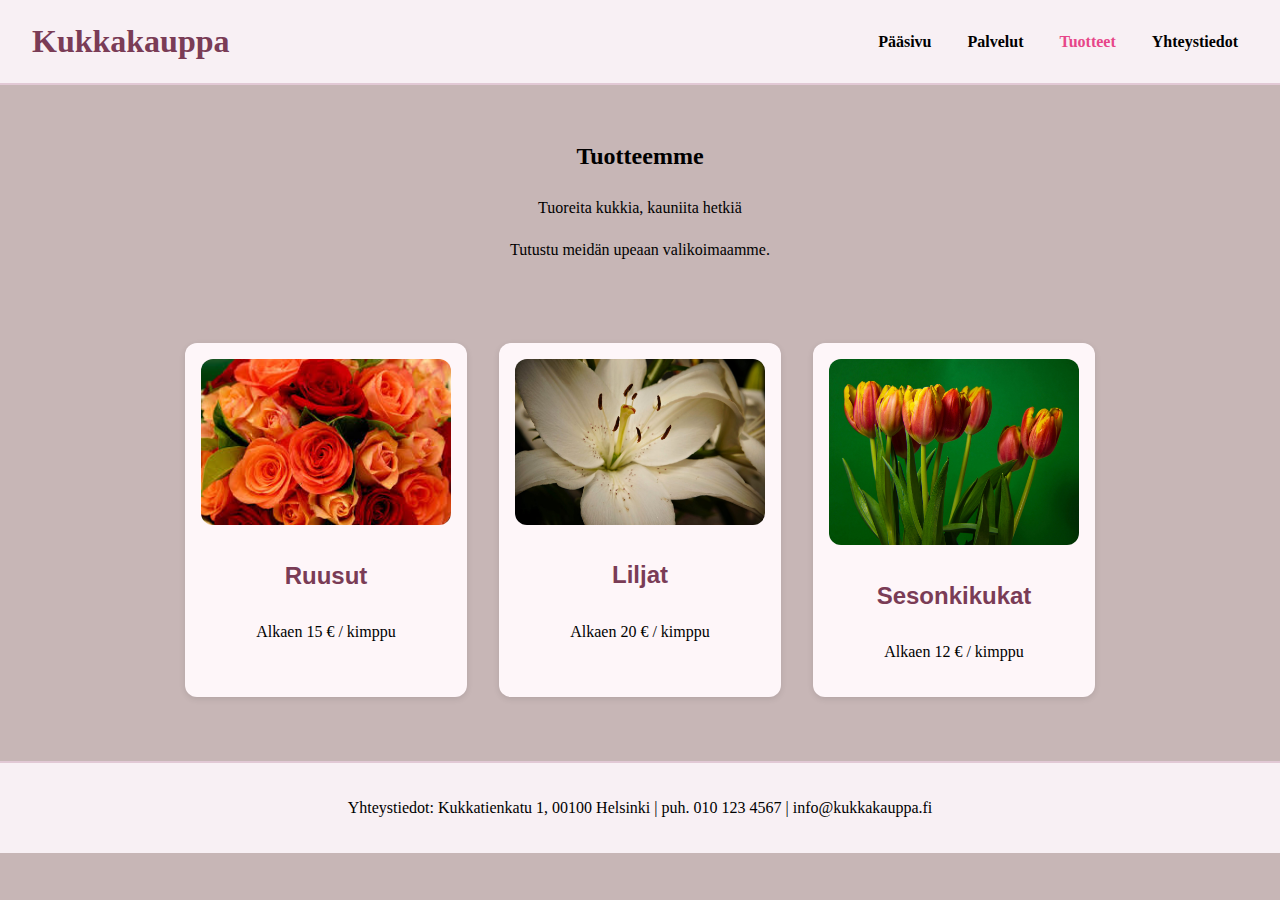
<file: tuotteet.html>
<!DOCTYPE html>
<html lang="fi">
<head>
  <meta charset="UTF-8">
  <meta name="viewport" content="width=device-width, initial-scale=1.0">
  <title>Kukkakauppa – Tuotteet</title>
  <link rel="stylesheet" href="tyyli.css">
  <style>
    .products {
      display: flex;
      justify-content: center;
      gap: 2rem; /* väli tuotteiden välillä */
      flex-wrap: wrap; /* pakkaa pienemmillä näytöillä */
      padding: 2rem;
    }

    .card {
      text-align: center;
      border-radius: 12px;
      background: #fef6f9;
      padding: 1rem;
      box-shadow: 0 2px 6px rgba(0,0,0,0.1);
      width: 250px;
      transition: transform 0.3s;
    }

    .card:hover {
      transform: translateY(-5px);
      box-shadow: 0 4px 12px rgba(0,0,0,0.2);
    }

    .product-img {
      width: 100%;
      border-radius: 12px;
    }
  </style>
</head>
<body>
  <header>
    <h1>Kukkakauppa</h1>
    <nav>
      <ul>
        <li><a href="kukkakauppa.html">Pääsivu</a></li>
        <li><a href="palvelut.html">Palvelut</a></li>
        <li><a href="tuotteet.html" class="active">Tuotteet</a></li>
        <li><a href="yhteystiedot.html">Yhteystiedot</a></li>
      </ul>
    </nav>
  </header>

  <main>
    <section class="intro">
      <h2>Tuotteemme</h2>
      <p class="subheading">Tuoreita kukkia, kauniita hetkiä</p>
      <p>Tutustu meidän upeaan valikoimaamme.</p>
    </section>

    <section class="products">
      <div class="card">
        <img src="ruusu 1.jpg" alt="Ruusut" class="product-img">
        <h3>Ruusut</h3>
        <p>Alkaen 15 € / kimppu</p>
      </div>
      <div class="card">
        <img src="liljat.jpg" alt="Liljat" class="product-img">
        <h3>Liljat</h3>
        <p>Alkaen 20 € / kimppu</p>
      </div>
      <div class="card">
        <img src="sesonki.jpeg" alt="Sesonkikukat" class="product-img">
        <h3>Sesonkikukat</h3>
        <p>Alkaen 12 € / kimppu</p>
      </div>
    </section>
  </main>

  <footer>
    <p>Yhteystiedot: Kukkatienkatu 1, 00100 Helsinki | puh. 010 123 4567 | info@kukkakauppa.fi</p>
  </footer>
</body>
</file>
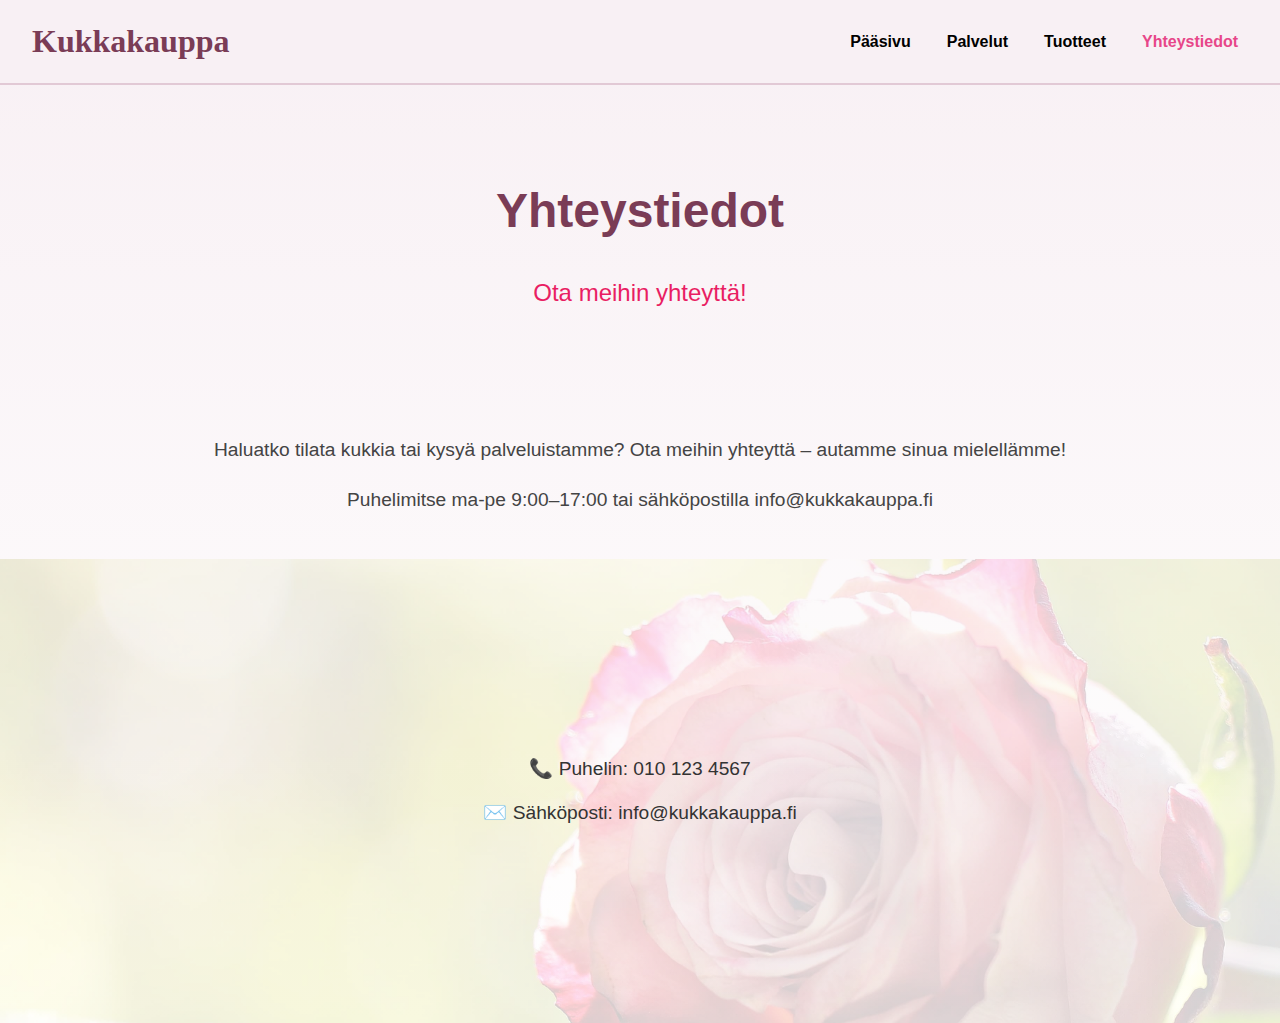
<file: yhteystiedot.html>
<!DOCTYPE html>
<html lang="fi">
<head>
  <meta charset="UTF-8">
  <meta name="viewport" content="width=device-width, initial-scale=1.0">
  <title>Yhteystiedot - Kukkakauppa</title>
  <link rel="stylesheet" href="tyyli.css">
  <style>
    body {
      background: linear-gradient(to bottom, #f8f0f4, #ffffff);
      font-family: Arial, sans-serif;
    }

    .intro {
      text-align: center;
      padding: 3rem 1rem;
    }

    .intro h2 {
      font-size: 3rem;
      color: #7a3c56;
      margin-bottom: 1rem;
    }

    .intro .iso-teksti {
      font-size: 1.5rem;
      color: #e91e63;
      margin-bottom: 2rem;
    }

    .ota-yhteytta {
      text-align: center;
      padding: 1.5rem 2rem;
      font-size: 1.2rem;
      color: #444;
    }

    .yhteys-container {
      display: flex;
      flex-wrap: wrap;
      justify-content: center;
      align-items: center;
      gap: 2rem;
      padding: 2rem;
    }

    .yhteys-tiedot {
      max-width: 400px;
      text-align: left;
    }

    .yhteys-tiedot p {
      font-size: 1.2rem;
      margin: 0.8rem 0;
      color: #333;
    }

    .aikataulu {
      margin-top: 1rem;
      font-style: italic;
      color: #555;
    }

    .yhteys-kuva {
      max-width: 400px;
      border-radius: 12px;
      box-shadow: 0 4px 10px rgba(0,0,0,0.1);
    }

    @media (max-width: 800px) {
      .yhteys-container {
        flex-direction: column;
      }
      .yhteys-tiedot, .yhteys-kuva {
        max-width: 90%;
      }
    }
  </style>
</head>
<body>
  <header>
    <h1>Kukkakauppa</h1>
    <nav>
      <ul>
        <li><a href="kukkakauppa.html">Pääsivu</a></li>
        <li><a href="palvelut.html">Palvelut</a></li>
        <li><a href="tuotteet.html">Tuotteet</a></li>
        <li><a href="yhteystiedot.html" class="active">Yhteystiedot</a></li>
      </ul>
    </nav>
  </header>

  <section class="intro">
    <h2>Yhteystiedot</h2>
    <p class="iso-teksti">Ota meihin yhteyttä!</p>
  </section>

  <section class="ota-yhteytta">
    <p>Haluatko tilata kukkia tai kysyä palveluistamme? Ota meihin yhteyttä – autamme sinua mielellämme!</p>
    <p>Puhelimitse ma-pe 9:00–17:00 tai sähköpostilla info@kukkakauppa.fi</p>
  </section>

<section class="yhteys-container" style="position:relative; height:400px;">
  <img src="ruusu4.jpg" alt="Kukat ja sydän" 
       style="position:absolute; top:50%; left:50%; transform:translate(-50%, -50%); 
              width:100%; height:100%; object-fit:cover; opacity:0.2; z-index:0;">
  
  <div class="yhteys-tiedot" style="position:relative; z-index:1; text-align:center; padding:2rem;">
    <p>📞 Puhelin: 010 123 4567</p>
    <p>✉️ Sähköposti: info@kukkakauppa.fi</p>
    
  </div>
</section>


</body>
</html>
</file>
<file: tyyli.css>
body {
  font-family:Georgia, 'Times New Roman', Times, serif;
  margin: 0;
  line-height: 1.6;
  background: #c7b6b6; 
}

header {
  background: #f8f0f4;
  padding: 1rem 2rem;
  display: flex;
  justify-content: space-between;
  align-items: center;
  border-bottom: 2px solid #e2c9d5;
}

header h1 {
  font-family: cursive;
  margin: 0;
  color: #7a3c56;
}

nav ul {
  list-style: none;
  margin: 0;
  padding: 0;
  display: flex;
  gap: 1rem;
}

nav a {
  text-decoration: none;
  color: #11c183;
  font-weight: bold;
}

.hero {
  background-image: url(kukkatausta.jpg);
  height: 350px;
  display: flex;
  justify-content: center;
  align-items: center;
  color: white;
  font-size: 2rem;
  font-weight: bold;
  text-shadow: 2px 2px 5px rgba(0,0,0,0.6);
}
.hero h2 {
  color: #0f0e0f;
  font-family: 'Times New Roman', Times, serif;
}

.intro {
  padding: 2rem;
  text-align: center;
}.intro-otsikko {
  color: #e74689; 
}

.cards {
  display: grid;
  grid-template-columns: repeat(auto-fit, minmax(250px, 1fr));
  gap: 1.5rem;
  padding: 2rem;
}

.card {
  background: #fef6f9;
  padding: 1.5rem;
  border-radius: 12px;
  box-shadow: 0 2px 6px rgba(0,0,0,0.1);
  text-align: center;
}

.card h3 {
  color: #7a3c56;
  font-family: 'Franklin Gothic Medium', 'Arial Narrow', Arial, sans-serif;
  font-size: 1.5rem;                 
  color: #7a3c56;                   
}

footer {
  background: #f8f0f4;
  padding: 1rem;
  text-align: center;
  border-top: 2px solid #e2c9d5;
  margin-top: 2rem;
}

nav ul li a {
  color: black; 
  text-decoration: none;
  padding: 5px 10px;
  display: inline-block;
  transition: color 0.3s; 
}

nav ul li a:hover {
  color: red;
}
nav ul li a.active {
  color: #e74689;
}
.yhteys-tiedot {
  font-family: 'Verdana', sans-serif;}
</file>
